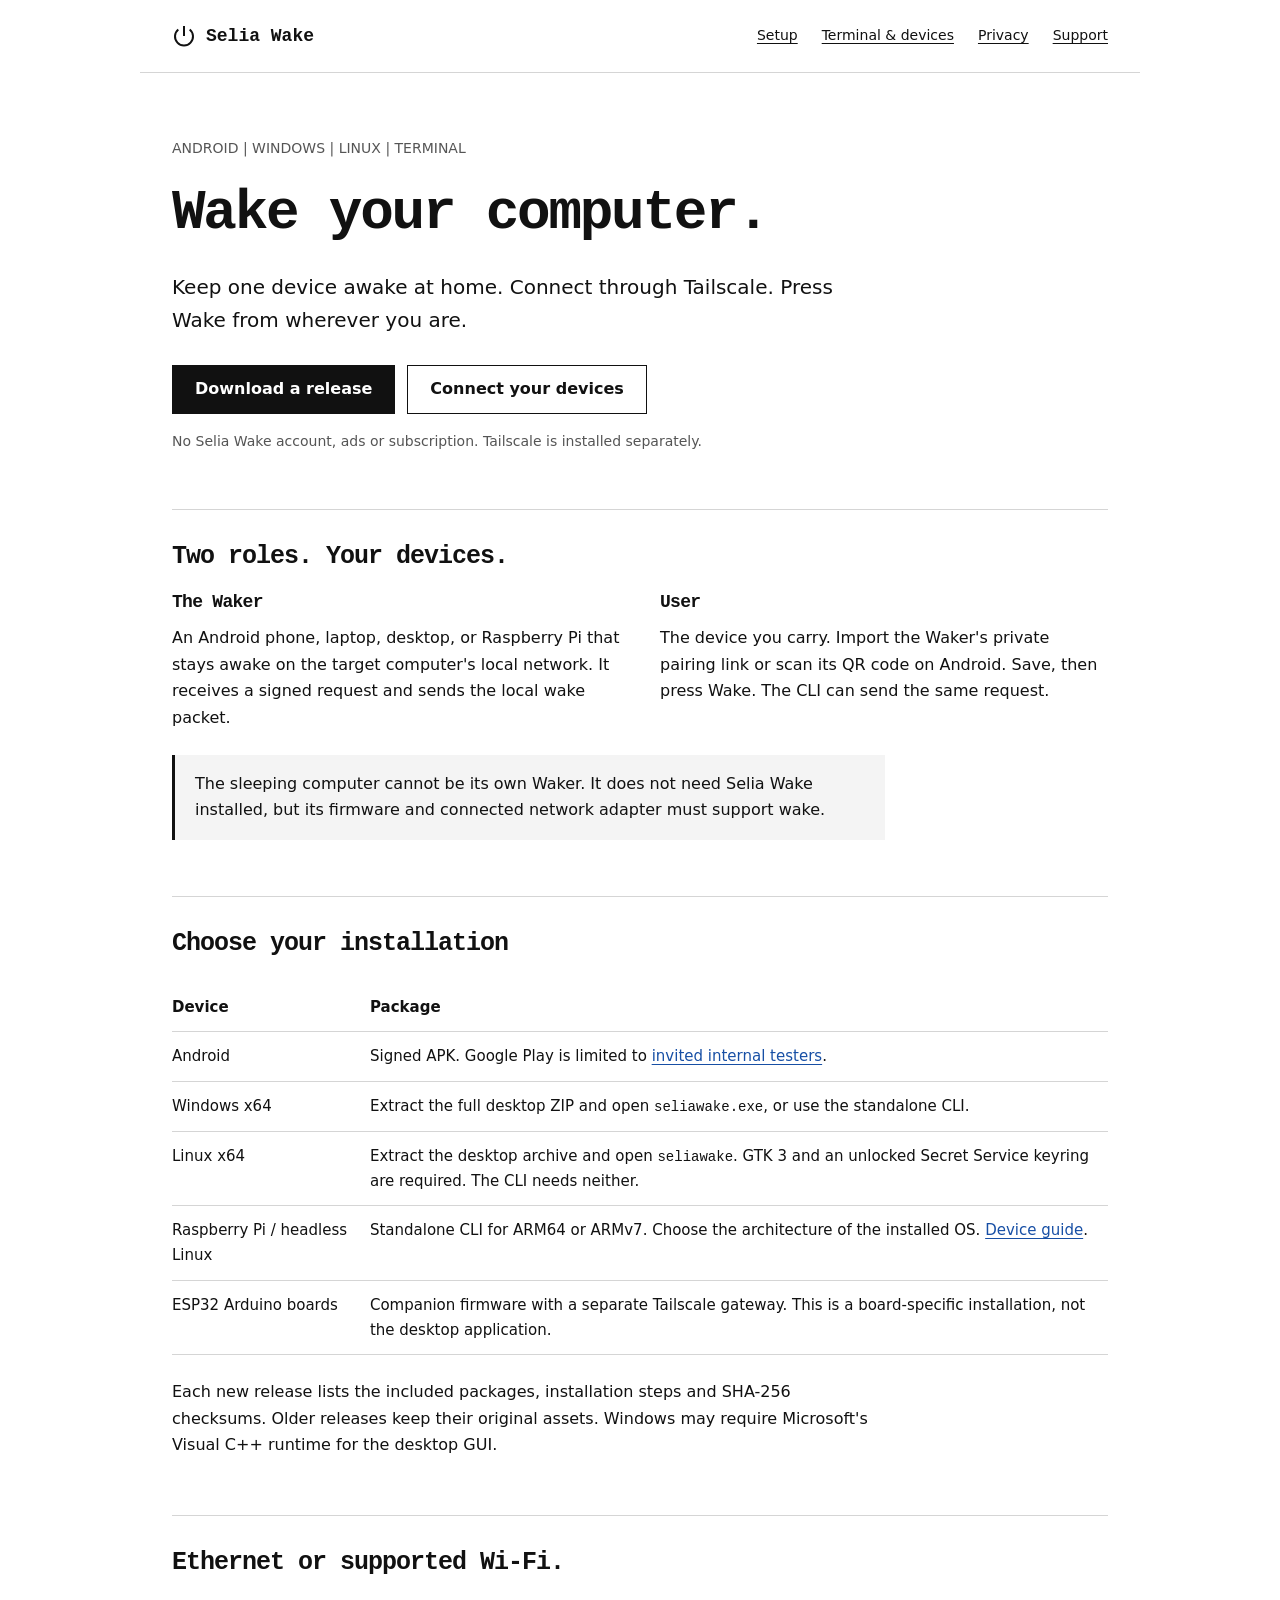
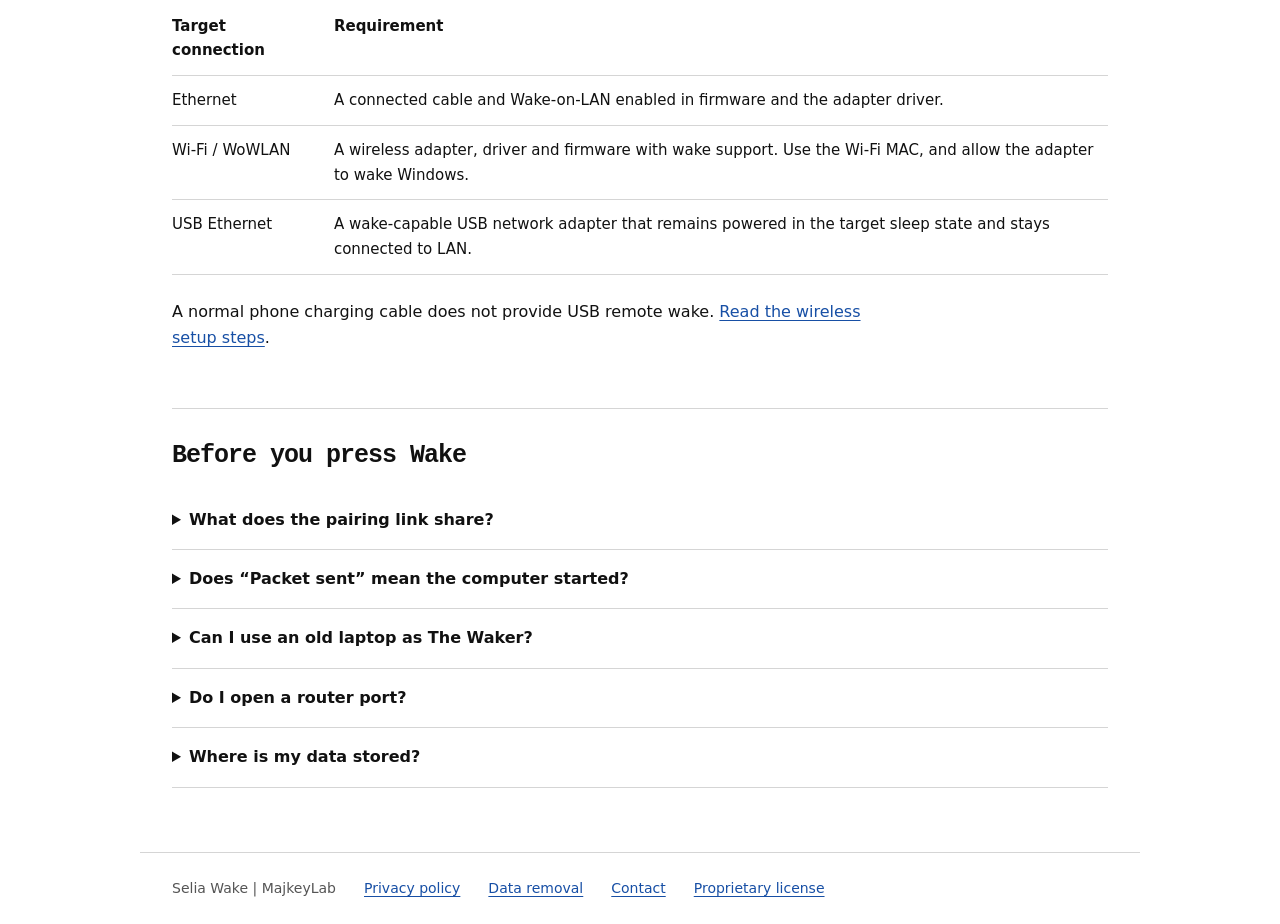
<file: docs/index.html>
<!doctype html>
<html lang="en">
<head>
  <meta charset="utf-8">
  <meta name="viewport" content="width=device-width,initial-scale=1">
  <meta name="description" content="Wake your computer through your own Tailscale devices. Selia Wake for Android, Windows, Linux and the terminal, including Raspberry Pi.">
  <title>Selia Wake | one action to wake your PC</title>
  <link rel="canonical" href="https://majkey25.github.io/selia-wake/">
  <link rel="stylesheet" href="site.css">
</head>
<body>
  <a class="skip" href="#main">Skip to content</a>
  <header><a class="brand" href="index.html"><svg aria-hidden="true" viewBox="0 0 24 24" fill="none" stroke="currentColor" stroke-width="2"><path d="M12 2v10M6.3 5.5a9 9 0 1 0 11.4 0"/></svg>Selia Wake</a><nav aria-label="Main navigation"><a href="setup.html">Setup</a><a href="terminal.html">Terminal &amp; devices</a><a href="privacy.html">Privacy</a><a href="support.html">Support</a></nav></header>
  <main id="main">
    <p class="meta">ANDROID | WINDOWS | LINUX | TERMINAL</p>
    <h1>Wake your computer.</h1>
    <p class="intro">Keep one device awake at home. Connect through Tailscale. Press Wake from wherever you are.</p>
    <div class="actions"><a class="button" href="https://github.com/Majkey25/selia-wake/releases">Download a release</a><a class="button secondary" href="setup.html">Connect your devices</a></div>
    <p class="meta">No Selia Wake account, ads or subscription. Tailscale is installed separately.</p>
    <section aria-labelledby="roles"><h2 id="roles">Two roles. Your devices.</h2><div class="roles">
      <div><h3>The Waker</h3><p>An Android phone, laptop, desktop, or Raspberry Pi that stays awake on the target computer's local network. It receives a signed request and sends the local wake packet.</p></div>
      <div><h3>User</h3><p>The device you carry. Import the Waker's private pairing link or scan its QR code on Android. Save, then press Wake. The CLI can send the same request.</p></div>
    </div><p class="notice">The sleeping computer cannot be its own Waker. It does not need Selia Wake installed, but its firmware and connected network adapter must support wake.</p></section>
    <section aria-labelledby="download"><h2 id="download">Choose your installation</h2>
      <table><thead><tr><th>Device</th><th>Package</th></tr></thead><tbody>
        <tr><td>Android</td><td>Signed APK. Google Play is limited to <a href="https://play.google.com/apps/internaltest/4701187673438012050">invited internal testers</a>.</td></tr>
        <tr><td>Windows x64</td><td>Extract the full desktop ZIP and open <code>seliawake.exe</code>, or use the standalone CLI.</td></tr>
        <tr><td>Linux x64</td><td>Extract the desktop archive and open <code>seliawake</code>. GTK 3 and an unlocked Secret Service keyring are required. The CLI needs neither.</td></tr>
        <tr><td>Raspberry Pi / headless Linux</td><td>Standalone CLI for ARM64 or ARMv7. Choose the architecture of the installed OS. <a href="terminal.html">Device guide</a>.</td></tr>
        <tr><td>ESP32 Arduino boards</td><td>Companion firmware with a separate Tailscale gateway. This is a board-specific installation, not the desktop application.</td></tr>
      </tbody></table>
      <p>Each new release lists the included packages, installation steps and SHA-256 checksums. Older releases keep their original assets. Windows may require Microsoft's Visual C++ runtime for the desktop GUI.</p>
    </section>
    <section aria-labelledby="connections"><h2 id="connections">Ethernet or supported Wi-Fi.</h2>
      <table><thead><tr><th>Target connection</th><th>Requirement</th></tr></thead><tbody>
        <tr><td>Ethernet</td><td>A connected cable and Wake-on-LAN enabled in firmware and the adapter driver.</td></tr>
        <tr><td>Wi-Fi / WoWLAN</td><td>A wireless adapter, driver and firmware with wake support. Use the Wi-Fi MAC, and allow the adapter to wake Windows.</td></tr>
        <tr><td>USB Ethernet</td><td>A wake-capable USB network adapter that remains powered in the target sleep state and stays connected to LAN.</td></tr>
      </tbody></table>
      <p>A normal phone charging cable does not provide USB remote wake. <a href="setup.html#wowlan">Read the wireless setup steps</a>.</p>
    </section>
    <section aria-labelledby="faq"><h2 id="faq">Before you press Wake</h2>
      <details><summary>What does the pairing link share?</summary><p>The Waker's address, name and secret. A QR code contains the same information. Review the name and address, then save. Pairing does not connect Tailscale for you. Share codes only with trusted devices.</p></details>
      <details><summary>Does “Packet sent” mean the computer started?</summary><p>It confirms the Waker's UDP send operation. The app cannot confirm that the target received the packet or booted. Check its state separately.</p></details>
      <details><summary>Can I use an old laptop as The Waker?</summary><p>Yes. Keep it powered, awake and connected to the target LAN. Keep the GUI or CLI relay running. Check the laptop's lid-close and sleep settings. No automatic startup is installed.</p></details>
      <details><summary>Do I open a router port?</summary><p>No. Use Tailscale between your devices. The relay uses TCP 45879 and local UDP 9. Restrict the listener to intended peers with firewall and tailnet rules. Never publish it through router forwarding or Tailscale Funnel.</p></details>
      <details><summary>Where is my data stored?</summary><p>The GUI uses OS secure storage. The CLI and firmware have their own local storage, described in the <a href="privacy.html">privacy policy</a>. Selia Wake has no developer-operated relay or analytics service.</p></details>
    </section>
  </main>
  <footer><p>Selia Wake | MajkeyLab</p><a href="privacy.html">Privacy policy</a><a href="delete-data.html">Data removal</a><a href="support.html">Contact</a><a href="https://github.com/Majkey25/selia-wake/blob/main/LICENSE">Proprietary license</a></footer>
</body>
</html>
</file>
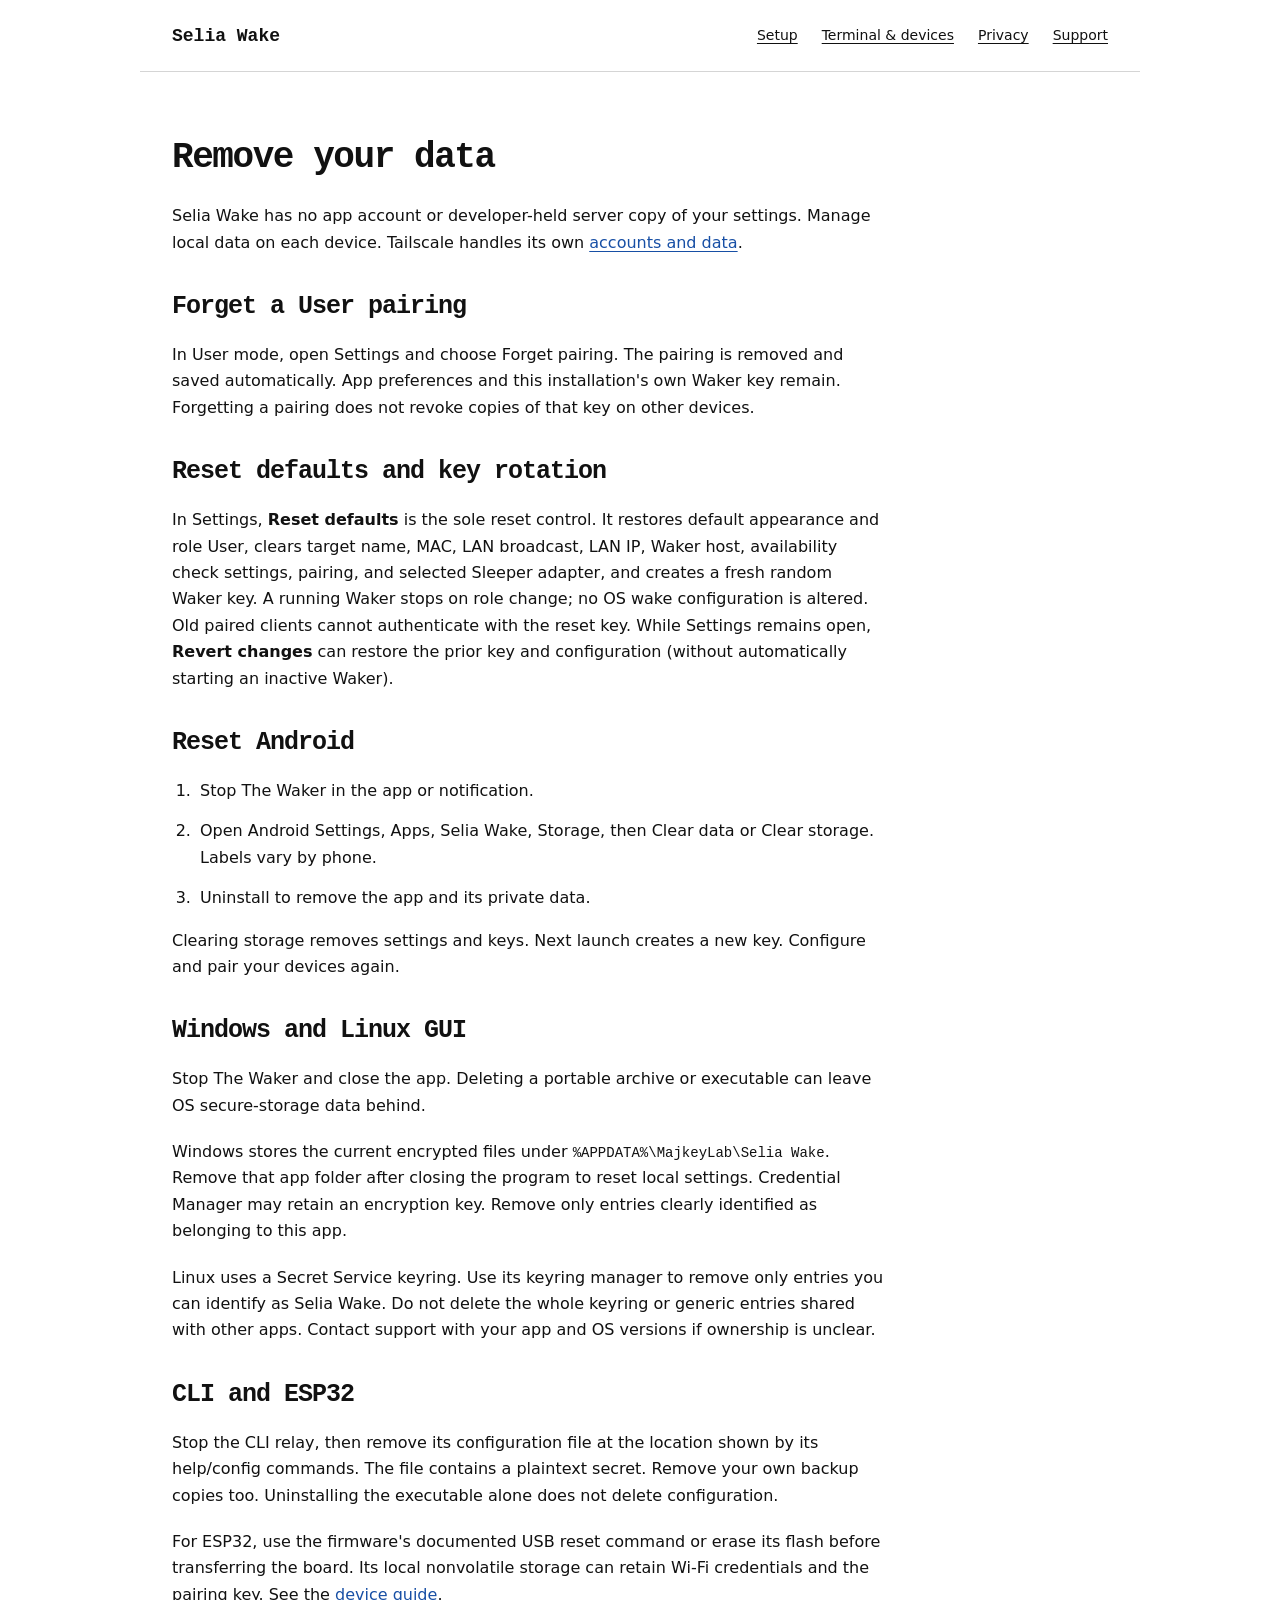
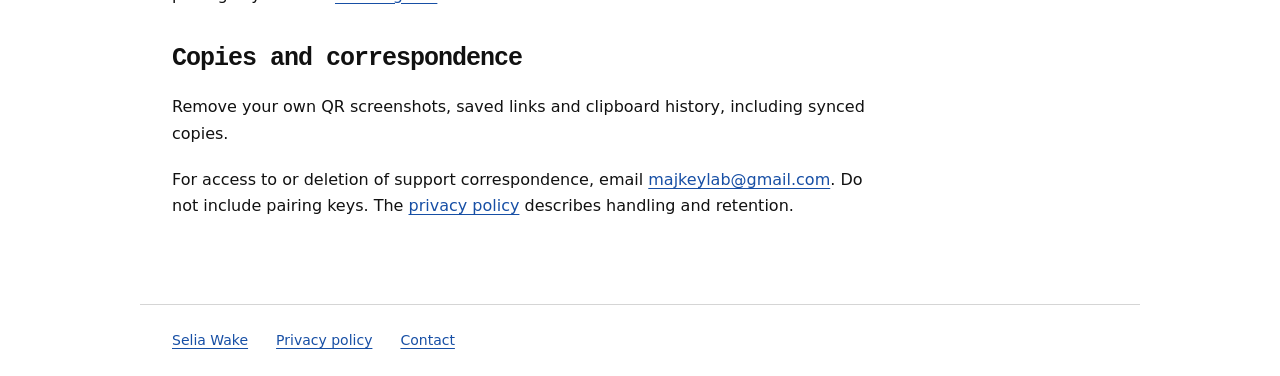
<file: docs/delete-data.html>
<!doctype html>
<html lang="en">
<head><meta charset="utf-8"><meta name="viewport" content="width=device-width,initial-scale=1"><meta name="description" content="Remove Selia Wake pairings, local configuration and support correspondence."><title>Data removal | Selia Wake</title><link rel="stylesheet" href="site.css"></head>
<body>
  <a class="skip" href="#main">Skip to content</a>
  <header><a class="brand" href="index.html">Selia Wake</a><nav aria-label="Main navigation"><a href="setup.html">Setup</a><a href="terminal.html">Terminal &amp; devices</a><a href="privacy.html">Privacy</a><a href="support.html">Support</a></nav></header>
  <main id="main" class="policy">
    <h1>Remove your data</h1><p>Selia Wake has no app account or developer-held server copy of your settings. Manage local data on each device. Tailscale handles its own <a href="https://tailscale.com/contact/support">accounts and data</a>.</p>
    <h2>Forget a User pairing</h2><p>In User mode, open Settings and choose Forget pairing. The pairing is removed and saved automatically. App preferences and this installation's own Waker key remain. Forgetting a pairing does not revoke copies of that key on other devices.</p>
    <h2>Reset defaults and key rotation</h2><p>In Settings, <strong>Reset defaults</strong> is the sole reset control. It restores default appearance and role User, clears target name, MAC, LAN broadcast, LAN IP, Waker host, availability check settings, pairing, and selected Sleeper adapter, and creates a fresh random Waker key. A running Waker stops on role change; no OS wake configuration is altered. Old paired clients cannot authenticate with the reset key. While Settings remains open, <strong>Revert changes</strong> can restore the prior key and configuration (without automatically starting an inactive Waker).</p>
    <h2>Reset Android</h2><ol><li>Stop The Waker in the app or notification.</li><li>Open Android Settings, Apps, Selia Wake, Storage, then Clear data or Clear storage. Labels vary by phone.</li><li>Uninstall to remove the app and its private data.</li></ol><p>Clearing storage removes settings and keys. Next launch creates a new key. Configure and pair your devices again.</p>
    <h2>Windows and Linux GUI</h2><p>Stop The Waker and close the app. Deleting a portable archive or executable can leave OS secure-storage data behind.</p><p>Windows stores the current encrypted files under <code>%APPDATA%\MajkeyLab\Selia Wake</code>. Remove that app folder after closing the program to reset local settings. Credential Manager may retain an encryption key. Remove only entries clearly identified as belonging to this app.</p><p>Linux uses a Secret Service keyring. Use its keyring manager to remove only entries you can identify as Selia Wake. Do not delete the whole keyring or generic entries shared with other apps. Contact support with your app and OS versions if ownership is unclear.</p>
    <h2>CLI and ESP32</h2><p>Stop the CLI relay, then remove its configuration file at the location shown by its help/config commands. The file contains a plaintext secret. Remove your own backup copies too. Uninstalling the executable alone does not delete configuration.</p><p>For ESP32, use the firmware's documented USB reset command or erase its flash before transferring the board. Its local nonvolatile storage can retain Wi-Fi credentials and the pairing key. See the <a href="terminal.html">device guide</a>.</p>
    <h2>Copies and correspondence</h2><p>Remove your own QR screenshots, saved links and clipboard history, including synced copies.</p><p>For access to or deletion of support correspondence, email <a href="mailto:majkeylab@gmail.com">majkeylab@gmail.com</a>. Do not include pairing keys. The <a href="privacy.html">privacy policy</a> describes handling and retention.</p>
  </main>
  <footer><a href="index.html">Selia Wake</a><a href="privacy.html">Privacy policy</a><a href="support.html">Contact</a></footer>
</body>
</html>
</file>
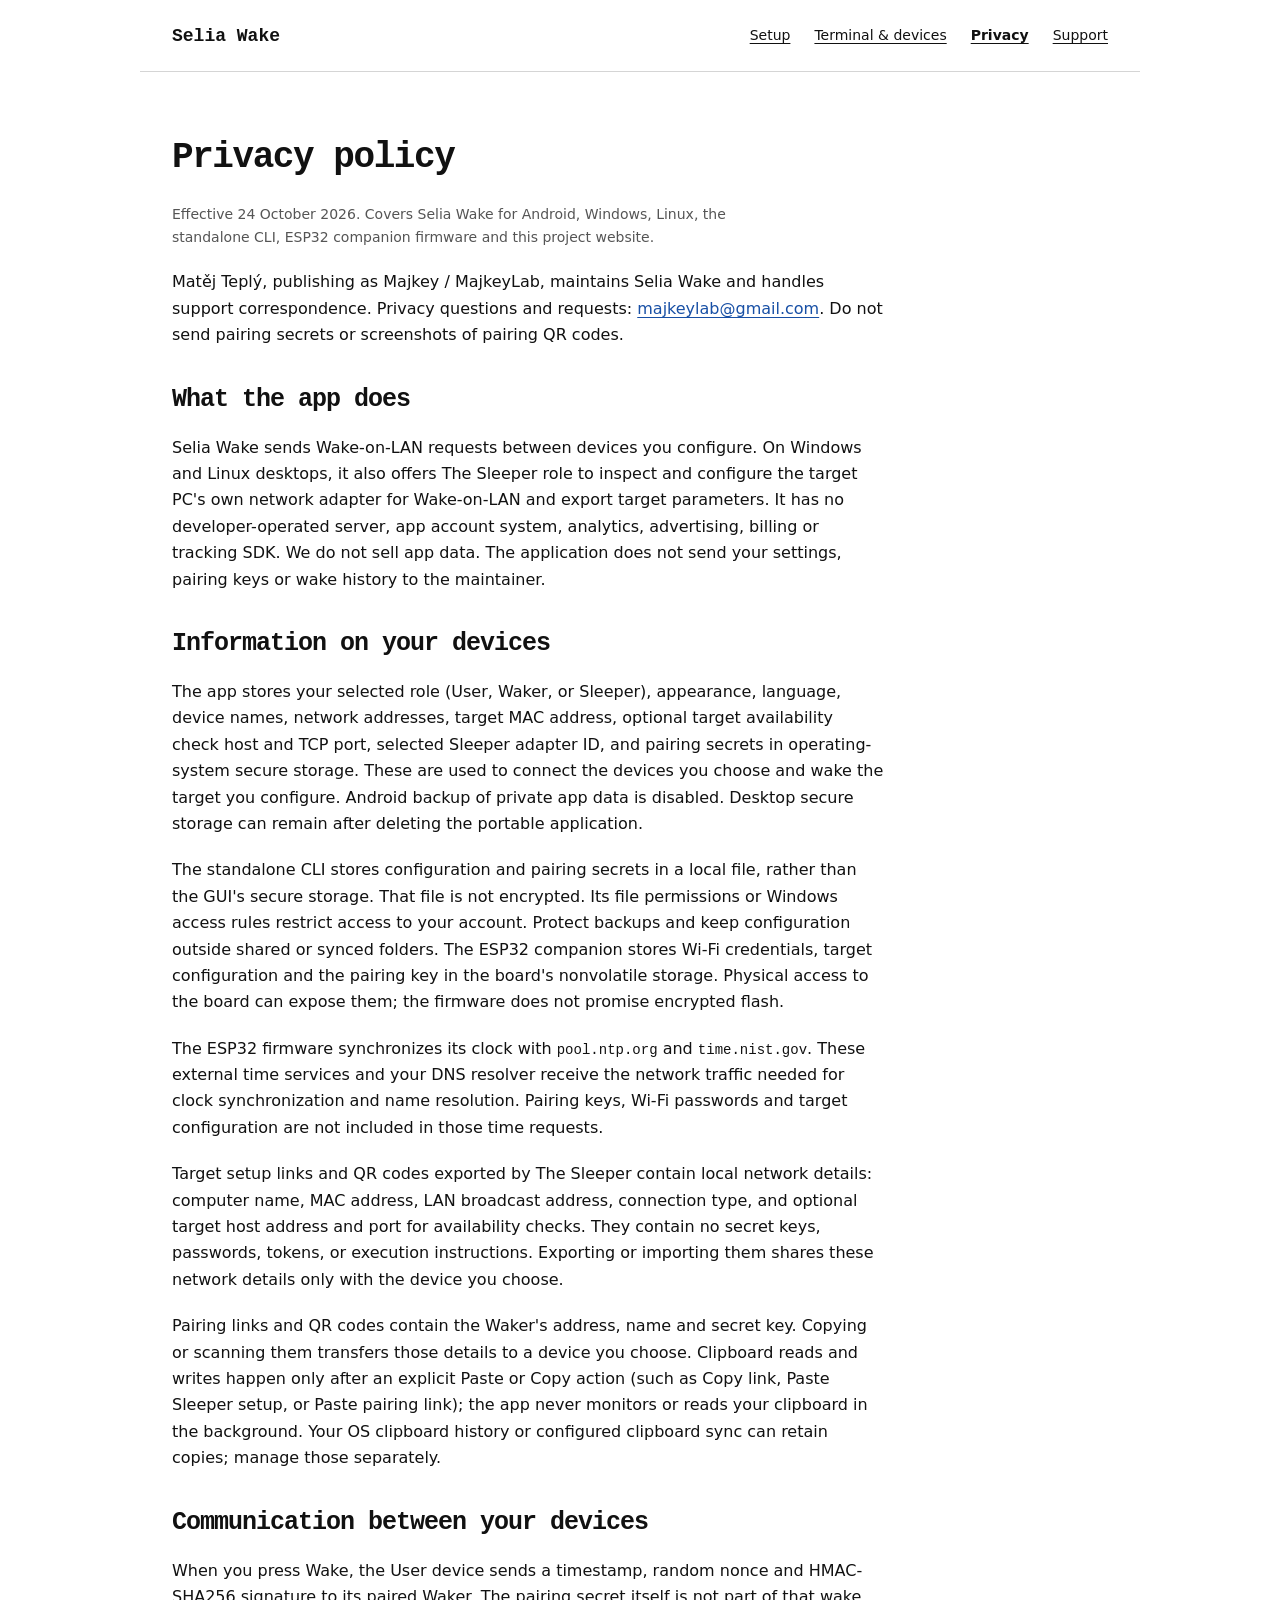
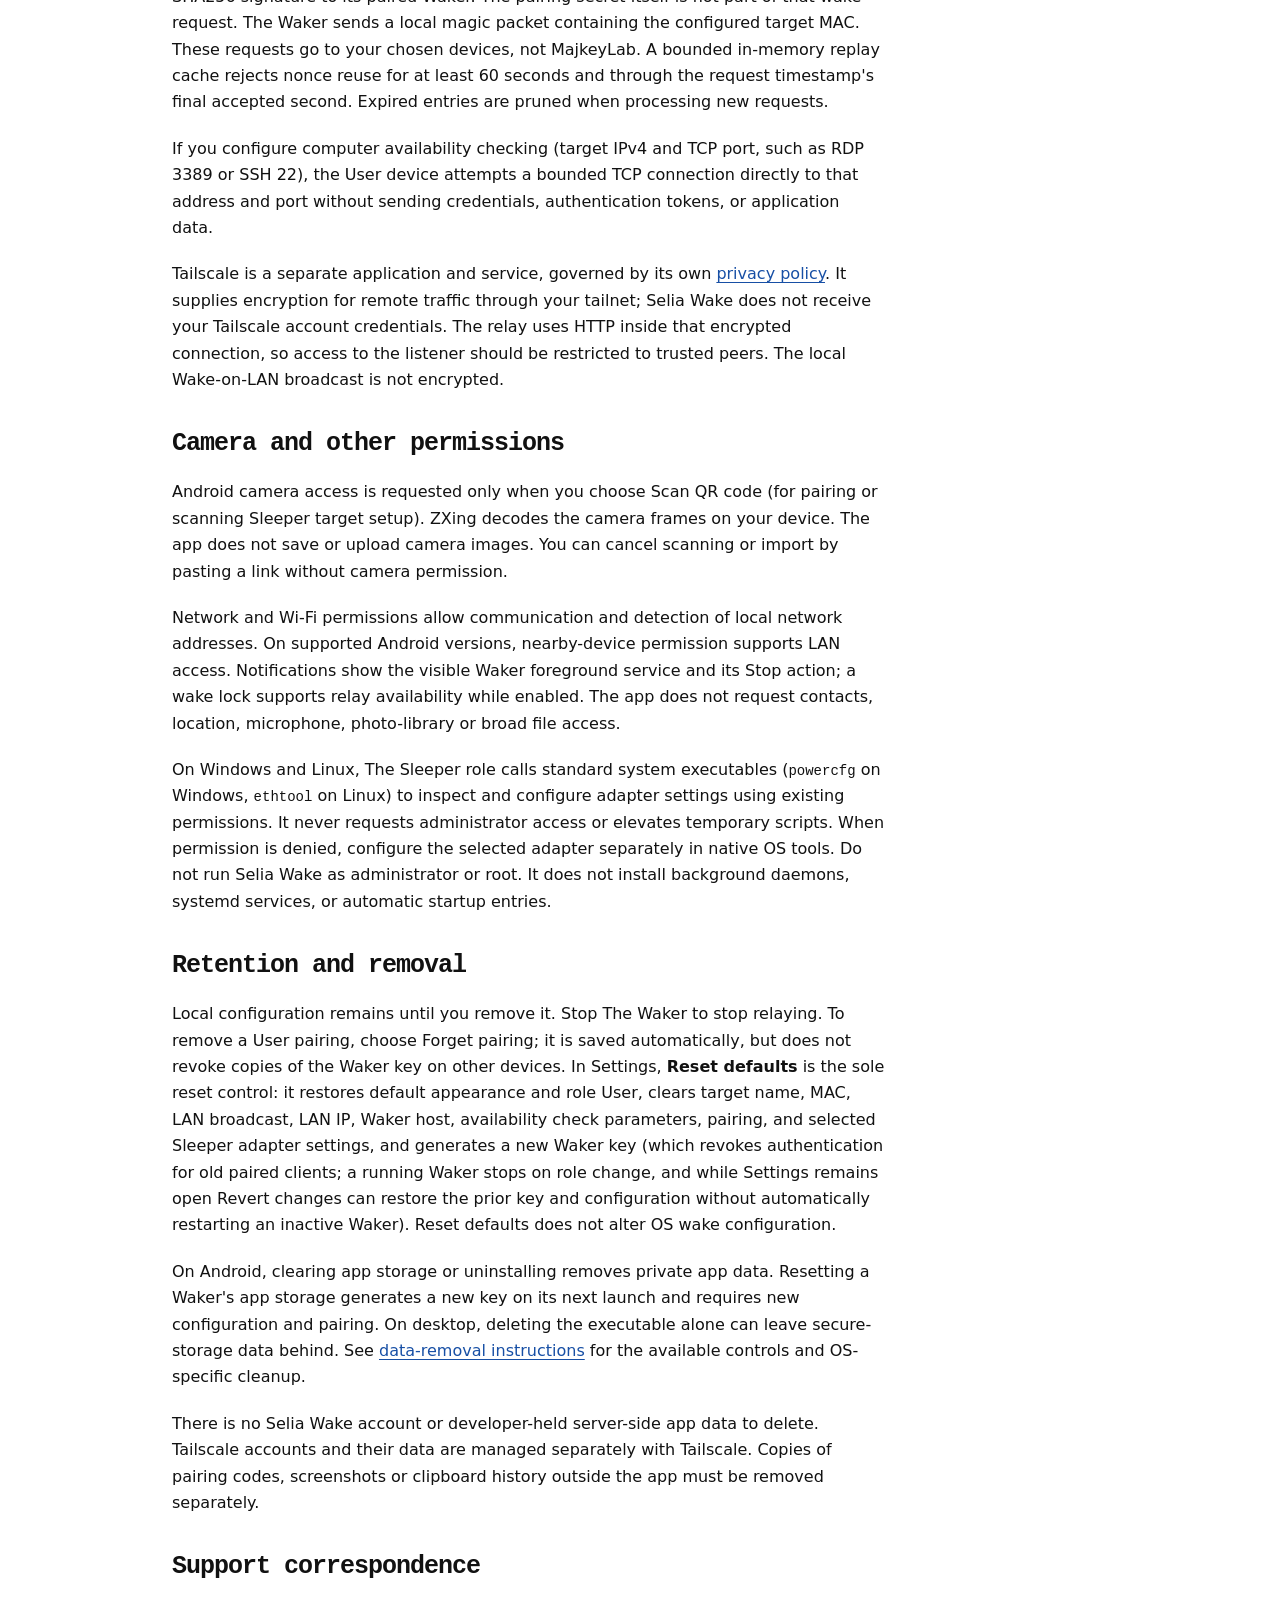
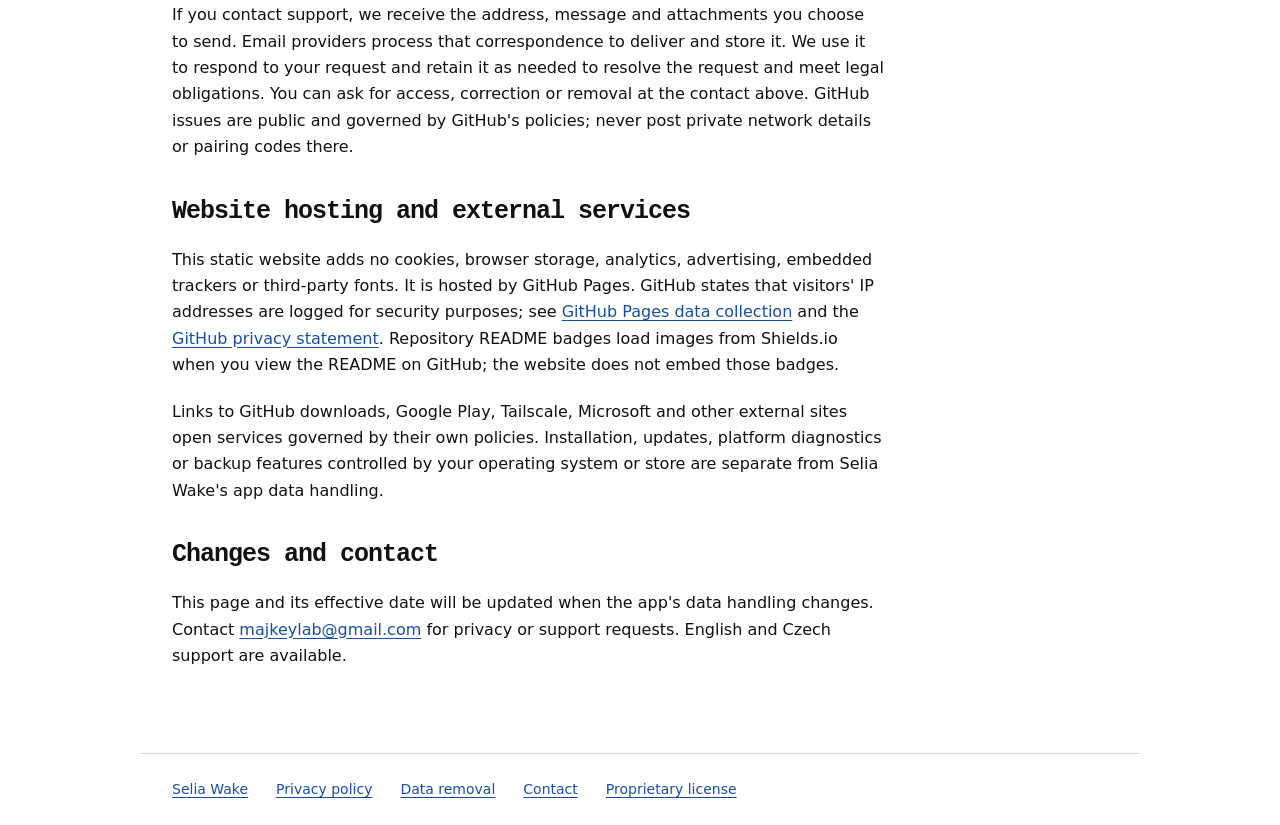
<file: docs/privacy.html>
<!doctype html>
<html lang="en">
<head><meta charset="utf-8"><meta name="viewport" content="width=device-width,initial-scale=1"><meta name="description" content="Privacy policy for Selia Wake and its website: local settings, peer communication, camera permissions, retention, removal and contact."><title>Privacy policy | Selia Wake</title><link rel="stylesheet" href="site.css"></head>
<body>
  <a class="skip" href="#main">Skip to content</a>
  <header><a class="brand" href="index.html">Selia Wake</a><nav aria-label="Main navigation"><a href="setup.html">Setup</a><a href="terminal.html">Terminal &amp; devices</a><a href="privacy.html" aria-current="page">Privacy</a><a href="support.html">Support</a></nav></header>
  <main id="main" class="policy">
    <h1>Privacy policy</h1>
    <p class="meta">Effective 24 October 2026. Covers Selia Wake for Android, Windows, Linux, the standalone CLI, ESP32 companion firmware and this project website.</p>
    <p>Matěj Teplý, publishing as Majkey / MajkeyLab, maintains Selia Wake and handles support correspondence. Privacy questions and requests: <a href="mailto:majkeylab@gmail.com">majkeylab@gmail.com</a>. Do not send pairing secrets or screenshots of pairing QR codes.</p>
    <h2>What the app does</h2>
    <p>Selia Wake sends Wake-on-LAN requests between devices you configure. On Windows and Linux desktops, it also offers The Sleeper role to inspect and configure the target PC's own network adapter for Wake-on-LAN and export target parameters. It has no developer-operated server, app account system, analytics, advertising, billing or tracking SDK. We do not sell app data. The application does not send your settings, pairing keys or wake history to the maintainer.</p>
    <h2>Information on your devices</h2>
    <p>The app stores your selected role (User, Waker, or Sleeper), appearance, language, device names, network addresses, target MAC address, optional target availability check host and TCP port, selected Sleeper adapter ID, and pairing secrets in operating-system secure storage. These are used to connect the devices you choose and wake the target you configure. Android backup of private app data is disabled. Desktop secure storage can remain after deleting the portable application.</p>
    <p>The standalone CLI stores configuration and pairing secrets in a local file, rather than the GUI's secure storage. That file is not encrypted. Its file permissions or Windows access rules restrict access to your account. Protect backups and keep configuration outside shared or synced folders. The ESP32 companion stores Wi-Fi credentials, target configuration and the pairing key in the board's nonvolatile storage. Physical access to the board can expose them; the firmware does not promise encrypted flash.</p>
    <p>The ESP32 firmware synchronizes its clock with <code>pool.ntp.org</code> and <code>time.nist.gov</code>. These external time services and your DNS resolver receive the network traffic needed for clock synchronization and name resolution. Pairing keys, Wi-Fi passwords and target configuration are not included in those time requests.</p>
    <p>Target setup links and QR codes exported by The Sleeper contain local network details: computer name, MAC address, LAN broadcast address, connection type, and optional target host address and port for availability checks. They contain no secret keys, passwords, tokens, or execution instructions. Exporting or importing them shares these network details only with the device you choose.</p>
    <p>Pairing links and QR codes contain the Waker's address, name and secret key. Copying or scanning them transfers those details to a device you choose. Clipboard reads and writes happen only after an explicit Paste or Copy action (such as Copy link, Paste Sleeper setup, or Paste pairing link); the app never monitors or reads your clipboard in the background. Your OS clipboard history or configured clipboard sync can retain copies; manage those separately.</p>
    <h2>Communication between your devices</h2>
    <p>When you press Wake, the User device sends a timestamp, random nonce and HMAC-SHA256 signature to its paired Waker. The pairing secret itself is not part of that wake request. The Waker sends a local magic packet containing the configured target MAC. These requests go to your chosen devices, not MajkeyLab. A bounded in-memory replay cache rejects nonce reuse for at least 60 seconds and through the request timestamp's final accepted second. Expired entries are pruned when processing new requests.</p>
    <p>If you configure computer availability checking (target IPv4 and TCP port, such as RDP 3389 or SSH 22), the User device attempts a bounded TCP connection directly to that address and port without sending credentials, authentication tokens, or application data.</p>
    <p>Tailscale is a separate application and service, governed by its own <a href="https://tailscale.com/privacy-policy">privacy policy</a>. It supplies encryption for remote traffic through your tailnet; Selia Wake does not receive your Tailscale account credentials. The relay uses HTTP inside that encrypted connection, so access to the listener should be restricted to trusted peers. The local Wake-on-LAN broadcast is not encrypted.</p>
    <h2>Camera and other permissions</h2>
    <p>Android camera access is requested only when you choose Scan QR code (for pairing or scanning Sleeper target setup). ZXing decodes the camera frames on your device. The app does not save or upload camera images. You can cancel scanning or import by pasting a link without camera permission.</p>
    <p>Network and Wi-Fi permissions allow communication and detection of local network addresses. On supported Android versions, nearby-device permission supports LAN access. Notifications show the visible Waker foreground service and its Stop action; a wake lock supports relay availability while enabled. The app does not request contacts, location, microphone, photo-library or broad file access.</p>
    <p>On Windows and Linux, The Sleeper role calls standard system executables (<code>powercfg</code> on Windows, <code>ethtool</code> on Linux) to inspect and configure adapter settings using existing permissions. It never requests administrator access or elevates temporary scripts. When permission is denied, configure the selected adapter separately in native OS tools. Do not run Selia Wake as administrator or root. It does not install background daemons, systemd services, or automatic startup entries.</p>
    <h2 id="deletion">Retention and removal</h2>
    <p>Local configuration remains until you remove it. Stop The Waker to stop relaying. To remove a User pairing, choose Forget pairing; it is saved automatically, but does not revoke copies of the Waker key on other devices. In Settings, <strong>Reset defaults</strong> is the sole reset control: it restores default appearance and role User, clears target name, MAC, LAN broadcast, LAN IP, Waker host, availability check parameters, pairing, and selected Sleeper adapter settings, and generates a new Waker key (which revokes authentication for old paired clients; a running Waker stops on role change, and while Settings remains open Revert changes can restore the prior key and configuration without automatically restarting an inactive Waker). Reset defaults does not alter OS wake configuration.</p>
    <p>On Android, clearing app storage or uninstalling removes private app data. Resetting a Waker's app storage generates a new key on its next launch and requires new configuration and pairing. On desktop, deleting the executable alone can leave secure-storage data behind. See <a href="delete-data.html">data-removal instructions</a> for the available controls and OS-specific cleanup.</p>
    <p>There is no Selia Wake account or developer-held server-side app data to delete. Tailscale accounts and their data are managed separately with Tailscale. Copies of pairing codes, screenshots or clipboard history outside the app must be removed separately.</p>
    <h2>Support correspondence</h2>
    <p>If you contact support, we receive the address, message and attachments you choose to send. Email providers process that correspondence to deliver and store it. We use it to respond to your request and retain it as needed to resolve the request and meet legal obligations. You can ask for access, correction or removal at the contact above. GitHub issues are public and governed by GitHub's policies; never post private network details or pairing codes there.</p>
    <h2>Website hosting and external services</h2>
    <p>This static website adds no cookies, browser storage, analytics, advertising, embedded trackers or third-party fonts. It is hosted by GitHub Pages. GitHub states that visitors' IP addresses are logged for security purposes; see <a href="https://docs.github.com/en/pages/getting-started-with-github-pages/what-is-github-pages#data-collection">GitHub Pages data collection</a> and the <a href="https://docs.github.com/en/site-policy/privacy-policies/github-general-privacy-statement">GitHub privacy statement</a>. Repository README badges load images from Shields.io when you view the README on GitHub; the website does not embed those badges.</p>
    <p>Links to GitHub downloads, Google Play, Tailscale, Microsoft and other external sites open services governed by their own policies. Installation, updates, platform diagnostics or backup features controlled by your operating system or store are separate from Selia Wake's app data handling.</p>
    <h2>Changes and contact</h2>
    <p>This page and its effective date will be updated when the app's data handling changes. Contact <a href="mailto:majkeylab@gmail.com">majkeylab@gmail.com</a> for privacy or support requests. English and Czech support are available.</p>
  </main>
  <footer><a href="index.html">Selia Wake</a><a href="privacy.html" aria-current="page">Privacy policy</a><a href="delete-data.html">Data removal</a><a href="support.html">Contact</a><a href="https://github.com/Majkey25/selia-wake/blob/main/LICENSE">Proprietary license</a></footer>
</body>
</html>
</file>
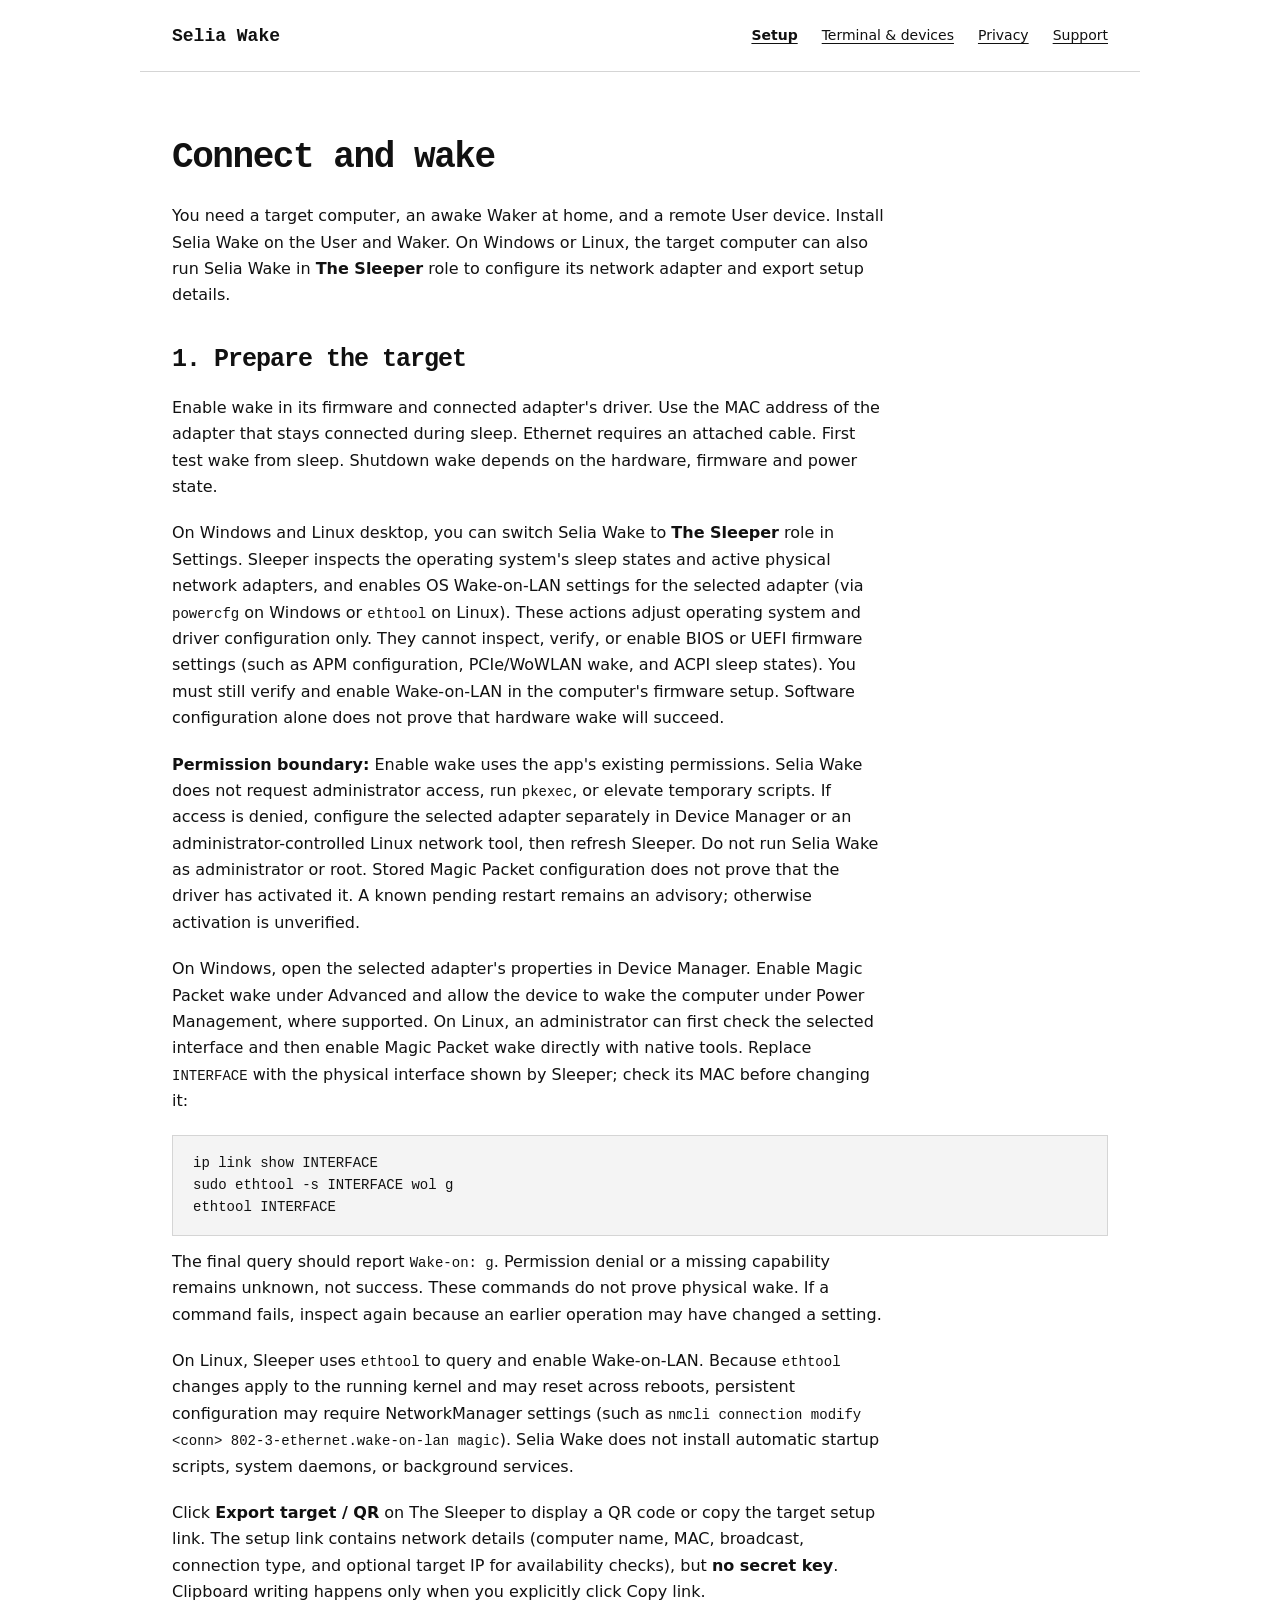
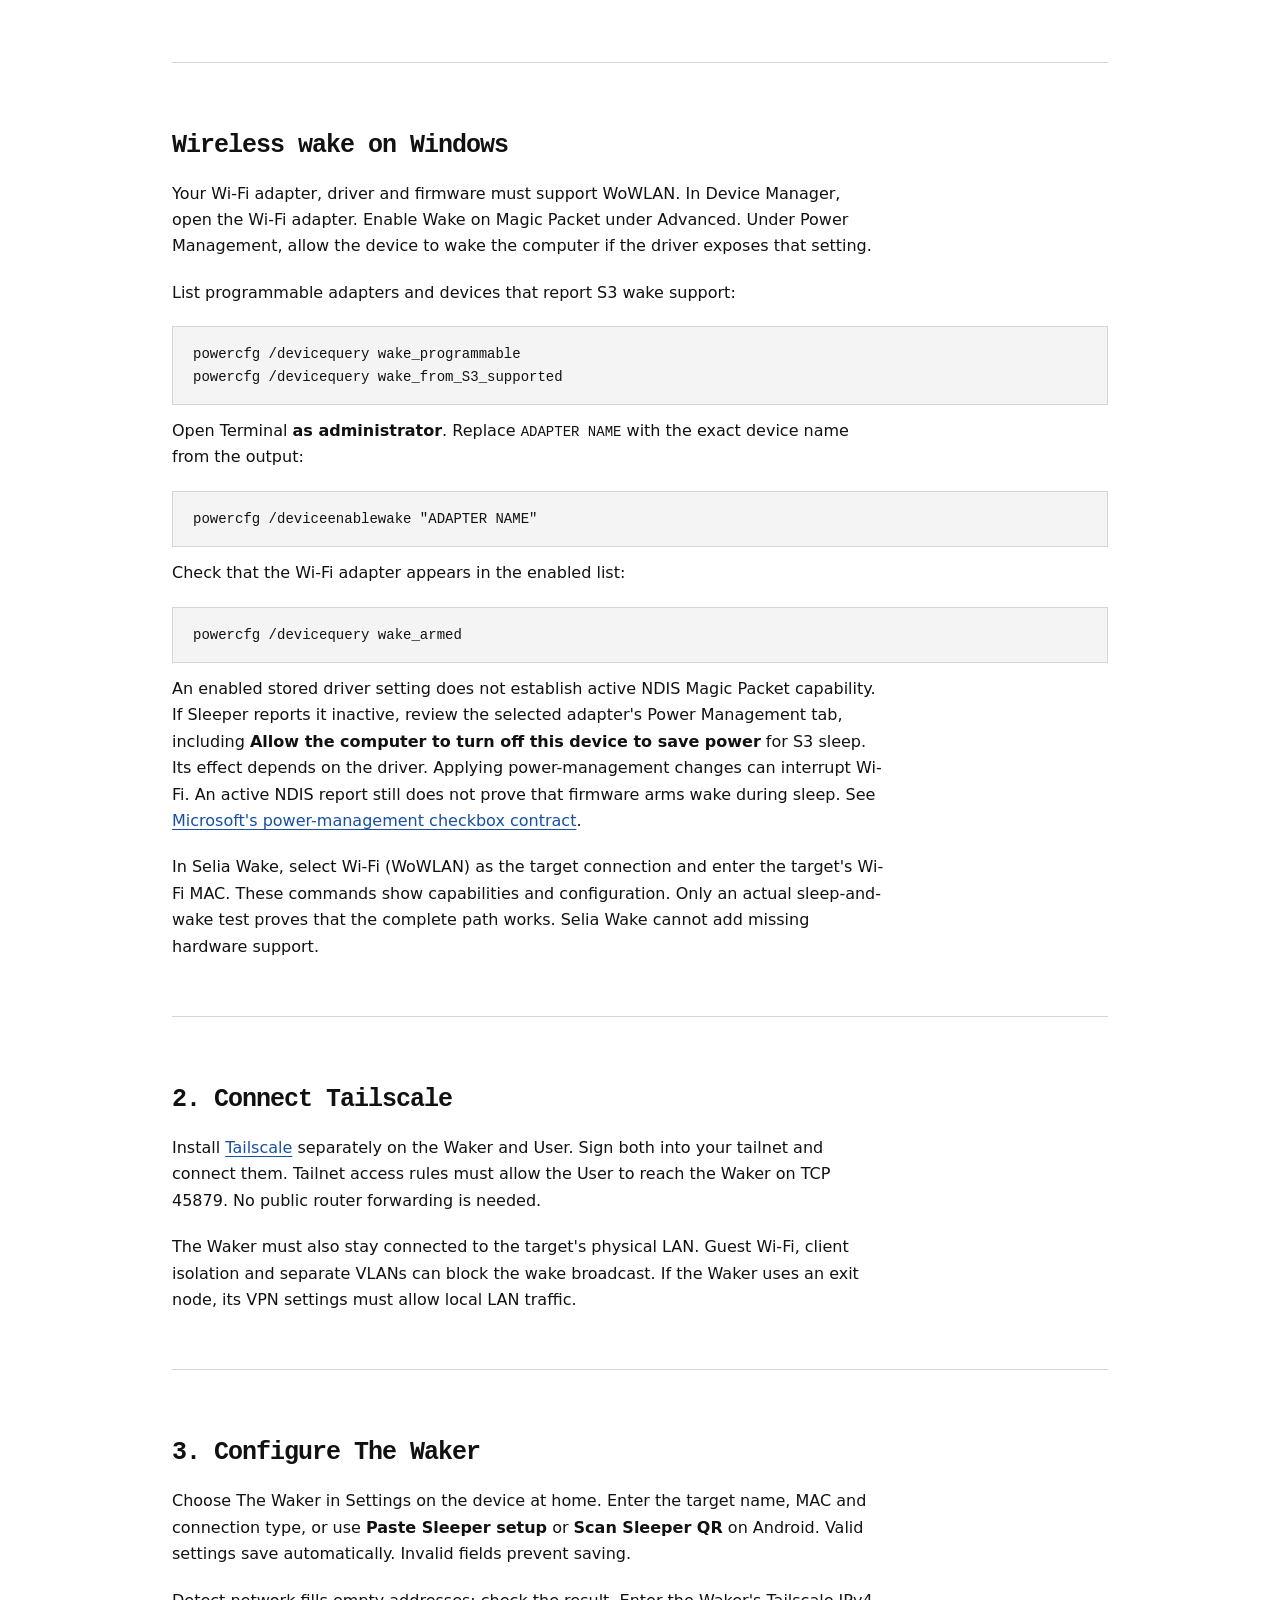
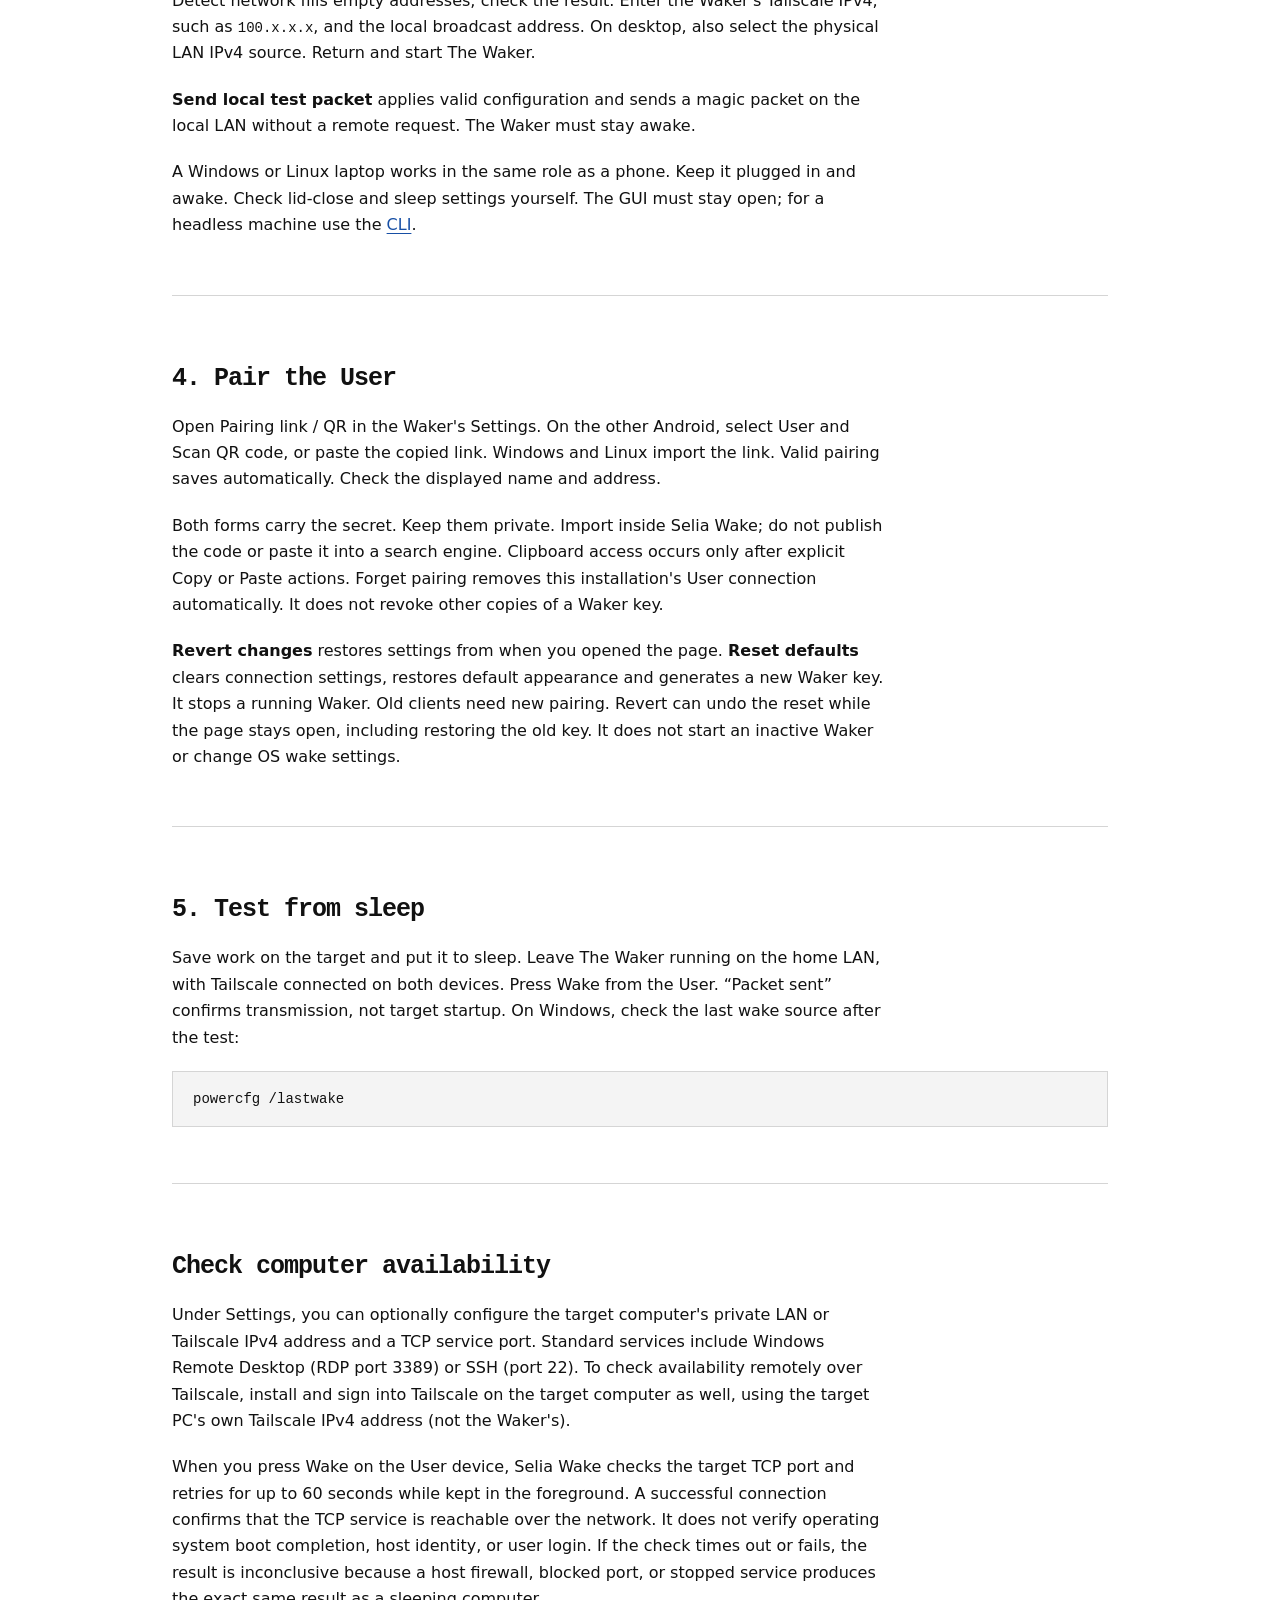
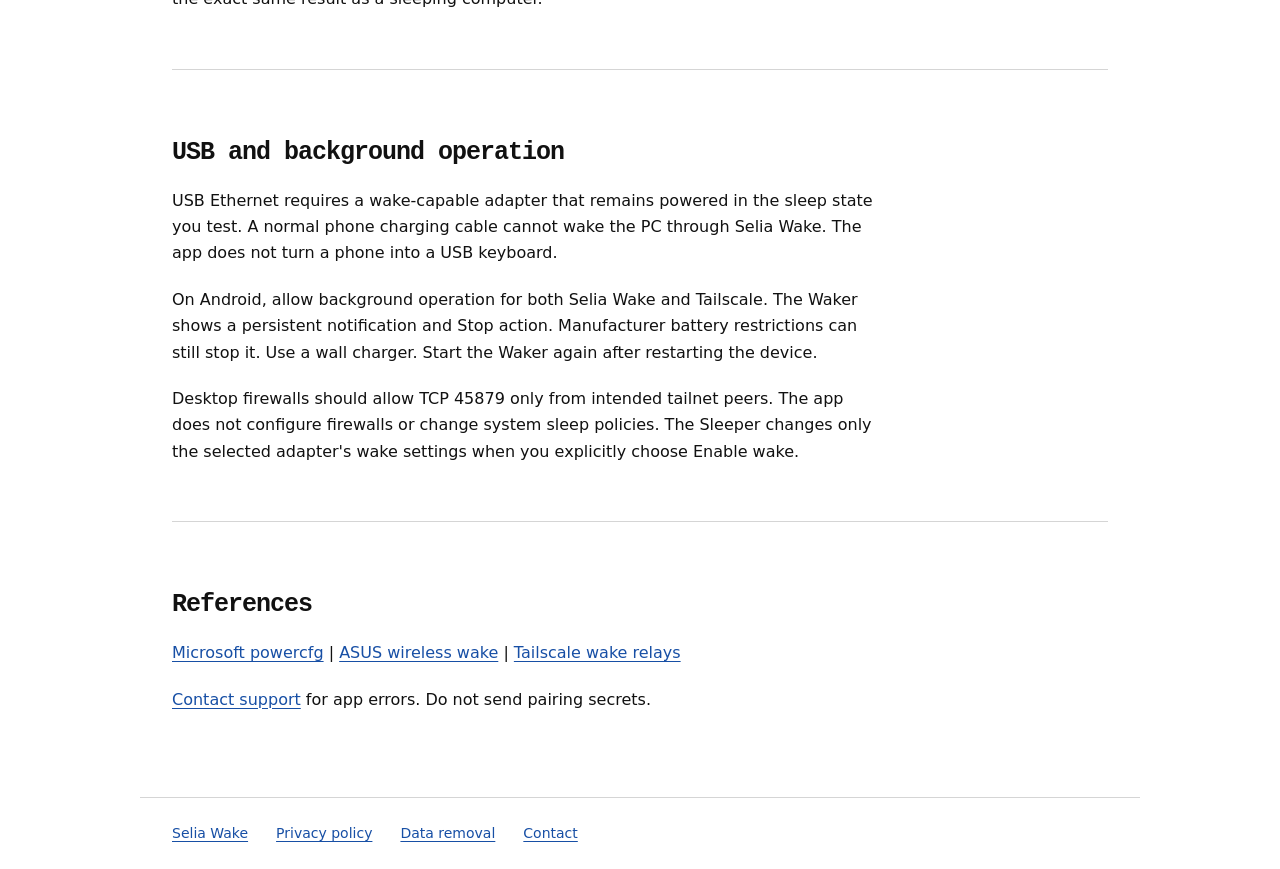
<file: docs/setup.html>
<!doctype html>
<html lang="en">
<head><meta charset="utf-8"><meta name="viewport" content="width=device-width,initial-scale=1"><meta name="description" content="Connect Selia Wake through Tailscale and configure Ethernet, Wi-Fi WoWLAN or USB Ethernet wake."><title>Setup | Selia Wake</title><link rel="stylesheet" href="site.css"></head>
<body>
  <a class="skip" href="#main">Skip to content</a>
  <header><a class="brand" href="index.html">Selia Wake</a><nav aria-label="Main navigation"><a href="setup.html" aria-current="page">Setup</a><a href="terminal.html">Terminal &amp; devices</a><a href="privacy.html">Privacy</a><a href="support.html">Support</a></nav></header>
  <main id="main" class="policy">
    <h1>Connect and wake</h1>
    <p>You need a target computer, an awake Waker at home, and a remote User device. Install Selia Wake on the User and Waker. On Windows or Linux, the target computer can also run Selia Wake in <strong>The Sleeper</strong> role to configure its network adapter and export setup details.</p>
    <h2>1. Prepare the target</h2>
    <p>Enable wake in its firmware and connected adapter's driver. Use the MAC address of the adapter that stays connected during sleep. Ethernet requires an attached cable. First test wake from sleep. Shutdown wake depends on the hardware, firmware and power state.</p>
    <p>On Windows and Linux desktop, you can switch Selia Wake to <strong>The Sleeper</strong> role in Settings. Sleeper inspects the operating system's sleep states and active physical network adapters, and enables OS Wake-on-LAN settings for the selected adapter (via <code>powercfg</code> on Windows or <code>ethtool</code> on Linux). These actions adjust operating system and driver configuration only. They cannot inspect, verify, or enable BIOS or UEFI firmware settings (such as APM configuration, PCIe/WoWLAN wake, and ACPI sleep states). You must still verify and enable Wake-on-LAN in the computer's firmware setup. Software configuration alone does not prove that hardware wake will succeed.</p>
    <p><strong>Permission boundary:</strong> Enable wake uses the app's existing permissions. Selia Wake does not request administrator access, run <code>pkexec</code>, or elevate temporary scripts. If access is denied, configure the selected adapter separately in Device Manager or an administrator-controlled Linux network tool, then refresh Sleeper. Do not run Selia Wake as administrator or root. Stored Magic Packet configuration does not prove that the driver has activated it. A known pending restart remains an advisory; otherwise activation is unverified.</p>
    <p>On Windows, open the selected adapter's properties in Device Manager. Enable Magic Packet wake under Advanced and allow the device to wake the computer under Power Management, where supported. On Linux, an administrator can first check the selected interface and then enable Magic Packet wake directly with native tools. Replace <code>INTERFACE</code> with the physical interface shown by Sleeper; check its MAC before changing it:</p>
    <pre><code>ip link show INTERFACE
sudo ethtool -s INTERFACE wol g
ethtool INTERFACE</code></pre>
    <p>The final query should report <code>Wake-on: g</code>. Permission denial or a missing capability remains unknown, not success. These commands do not prove physical wake. If a command fails, inspect again because an earlier operation may have changed a setting.</p>
    <p>On Linux, Sleeper uses <code>ethtool</code> to query and enable Wake-on-LAN. Because <code>ethtool</code> changes apply to the running kernel and may reset across reboots, persistent configuration may require NetworkManager settings (such as <code>nmcli connection modify &lt;conn&gt; 802-3-ethernet.wake-on-lan magic</code>). Selia Wake does not install automatic startup scripts, system daemons, or background services.</p>
    <p>Click <strong>Export target / QR</strong> on The Sleeper to display a QR code or copy the target setup link. The setup link contains network details (computer name, MAC, broadcast, connection type, and optional target IP for availability checks), but <strong>no secret key</strong>. Clipboard writing happens only when you explicitly click Copy link.</p>
    <section id="wowlan" aria-labelledby="wireless"><h2 id="wireless">Wireless wake on Windows</h2>
      <p>Your Wi-Fi adapter, driver and firmware must support WoWLAN. In Device Manager, open the Wi-Fi adapter. Enable Wake on Magic Packet under Advanced. Under Power Management, allow the device to wake the computer if the driver exposes that setting.</p>
      <p>List programmable adapters and devices that report S3 wake support:</p>
      <pre><code>powercfg /devicequery wake_programmable
powercfg /devicequery wake_from_S3_supported</code></pre>
      <p>Open Terminal <strong>as administrator</strong>. Replace <code>ADAPTER NAME</code> with the exact device name from the output:</p>
      <pre><code>powercfg /deviceenablewake "ADAPTER NAME"</code></pre>
      <p>Check that the Wi-Fi adapter appears in the enabled list:</p><pre><code>powercfg /devicequery wake_armed</code></pre>
      <p>An enabled stored driver setting does not establish active NDIS Magic Packet capability. If Sleeper reports it inactive, review the selected adapter's Power Management tab, including <strong>Allow the computer to turn off this device to save power</strong> for S3 sleep. Its effect depends on the driver. Applying power-management changes can interrupt Wi-Fi. An active NDIS report still does not prove that firmware arms wake during sleep. See <a href="https://learn.microsoft.com/en-us/windows-hardware/drivers/kernel/wmi-and-the-power-management-tab">Microsoft's power-management checkbox contract</a>.</p>
      <p>In Selia Wake, select Wi-Fi (WoWLAN) as the target connection and enter the target's Wi-Fi MAC. These commands show capabilities and configuration. Only an actual sleep-and-wake test proves that the complete path works. Selia Wake cannot add missing hardware support.</p>
    </section>
    <section aria-labelledby="tailscale"><h2 id="tailscale">2. Connect Tailscale</h2><p>Install <a href="https://tailscale.com/download">Tailscale</a> separately on the Waker and User. Sign both into your tailnet and connect them. Tailnet access rules must allow the User to reach the Waker on TCP 45879. No public router forwarding is needed.</p><p>The Waker must also stay connected to the target's physical LAN. Guest Wi-Fi, client isolation and separate VLANs can block the wake broadcast. If the Waker uses an exit node, its VPN settings must allow local LAN traffic.</p></section>
    <section aria-labelledby="waker"><h2 id="waker">3. Configure The Waker</h2><p>Choose The Waker in Settings on the device at home. Enter the target name, MAC and connection type, or use <strong>Paste Sleeper setup</strong> or <strong>Scan Sleeper QR</strong> on Android. Valid settings save automatically. Invalid fields prevent saving.</p><p>Detect network fills empty addresses; check the result. Enter the Waker's Tailscale IPv4, such as <code>100.x.x.x</code>, and the local broadcast address. On desktop, also select the physical LAN IPv4 source. Return and start The Waker.</p><p><strong>Send local test packet</strong> applies valid configuration and sends a magic packet on the local LAN without a remote request. The Waker must stay awake.</p><p>A Windows or Linux laptop works in the same role as a phone. Keep it plugged in and awake. Check lid-close and sleep settings yourself. The GUI must stay open; for a headless machine use the <a href="terminal.html">CLI</a>.</p></section>
    <section aria-labelledby="pair"><h2 id="pair">4. Pair the User</h2><p>Open Pairing link / QR in the Waker's Settings. On the other Android, select User and Scan QR code, or paste the copied link. Windows and Linux import the link. Valid pairing saves automatically. Check the displayed name and address.</p><p>Both forms carry the secret. Keep them private. Import inside Selia Wake; do not publish the code or paste it into a search engine. Clipboard access occurs only after explicit Copy or Paste actions. Forget pairing removes this installation's User connection automatically. It does not revoke other copies of a Waker key.</p><p><strong>Revert changes</strong> restores settings from when you opened the page. <strong>Reset defaults</strong> clears connection settings, restores default appearance and generates a new Waker key. It stops a running Waker. Old clients need new pairing. Revert can undo the reset while the page stays open, including restoring the old key. It does not start an inactive Waker or change OS wake settings.</p></section>
    <section aria-labelledby="wake"><h2 id="wake">5. Test from sleep</h2><p>Save work on the target and put it to sleep. Leave The Waker running on the home LAN, with Tailscale connected on both devices. Press Wake from the User. “Packet sent” confirms transmission, not target startup. On Windows, check the last wake source after the test:</p><pre><code>powercfg /lastwake</code></pre></section>
    <section aria-labelledby="availability"><h2 id="availability">Check computer availability</h2>
      <p>Under Settings, you can optionally configure the target computer's private LAN or Tailscale IPv4 address and a TCP service port. Standard services include Windows Remote Desktop (RDP port 3389) or SSH (port 22). To check availability remotely over Tailscale, install and sign into Tailscale on the target computer as well, using the target PC's own Tailscale IPv4 address (not the Waker's).</p>
      <p>When you press Wake on the User device, Selia Wake checks the target TCP port and retries for up to 60 seconds while kept in the foreground. A successful connection confirms that the TCP service is reachable over the network. It does not verify operating system boot completion, host identity, or user login. If the check times out or fails, the result is inconclusive because a host firewall, blocked port, or stopped service produces the exact same result as a sleeping computer.</p>
    </section>
    <section aria-labelledby="usb"><h2 id="usb">USB and background operation</h2><p>USB Ethernet requires a wake-capable adapter that remains powered in the sleep state you test. A normal phone charging cable cannot wake the PC through Selia Wake. The app does not turn a phone into a USB keyboard.</p><p>On Android, allow background operation for both Selia Wake and Tailscale. The Waker shows a persistent notification and Stop action. Manufacturer battery restrictions can still stop it. Use a wall charger. Start the Waker again after restarting the device.</p><p>Desktop firewalls should allow TCP 45879 only from intended tailnet peers. The app does not configure firewalls or change system sleep policies. The Sleeper changes only the selected adapter's wake settings when you explicitly choose Enable wake.</p></section>
    <section><h2>References</h2><p><a href="https://learn.microsoft.com/en-us/windows-hardware/design/device-experiences/powercfg-command-line-options">Microsoft powercfg</a> | <a href="https://www.asus.com/us/support/faq/1052580/">ASUS wireless wake</a> | <a href="https://tailscale.com/blog/wake-on-lan-tailscale-upsnap">Tailscale wake relays</a></p><p><a href="support.html">Contact support</a> for app errors. Do not send pairing secrets.</p></section>
  </main>
  <footer><a href="index.html">Selia Wake</a><a href="privacy.html">Privacy policy</a><a href="delete-data.html">Data removal</a><a href="support.html">Contact</a></footer>
</body>
</html>
</file>
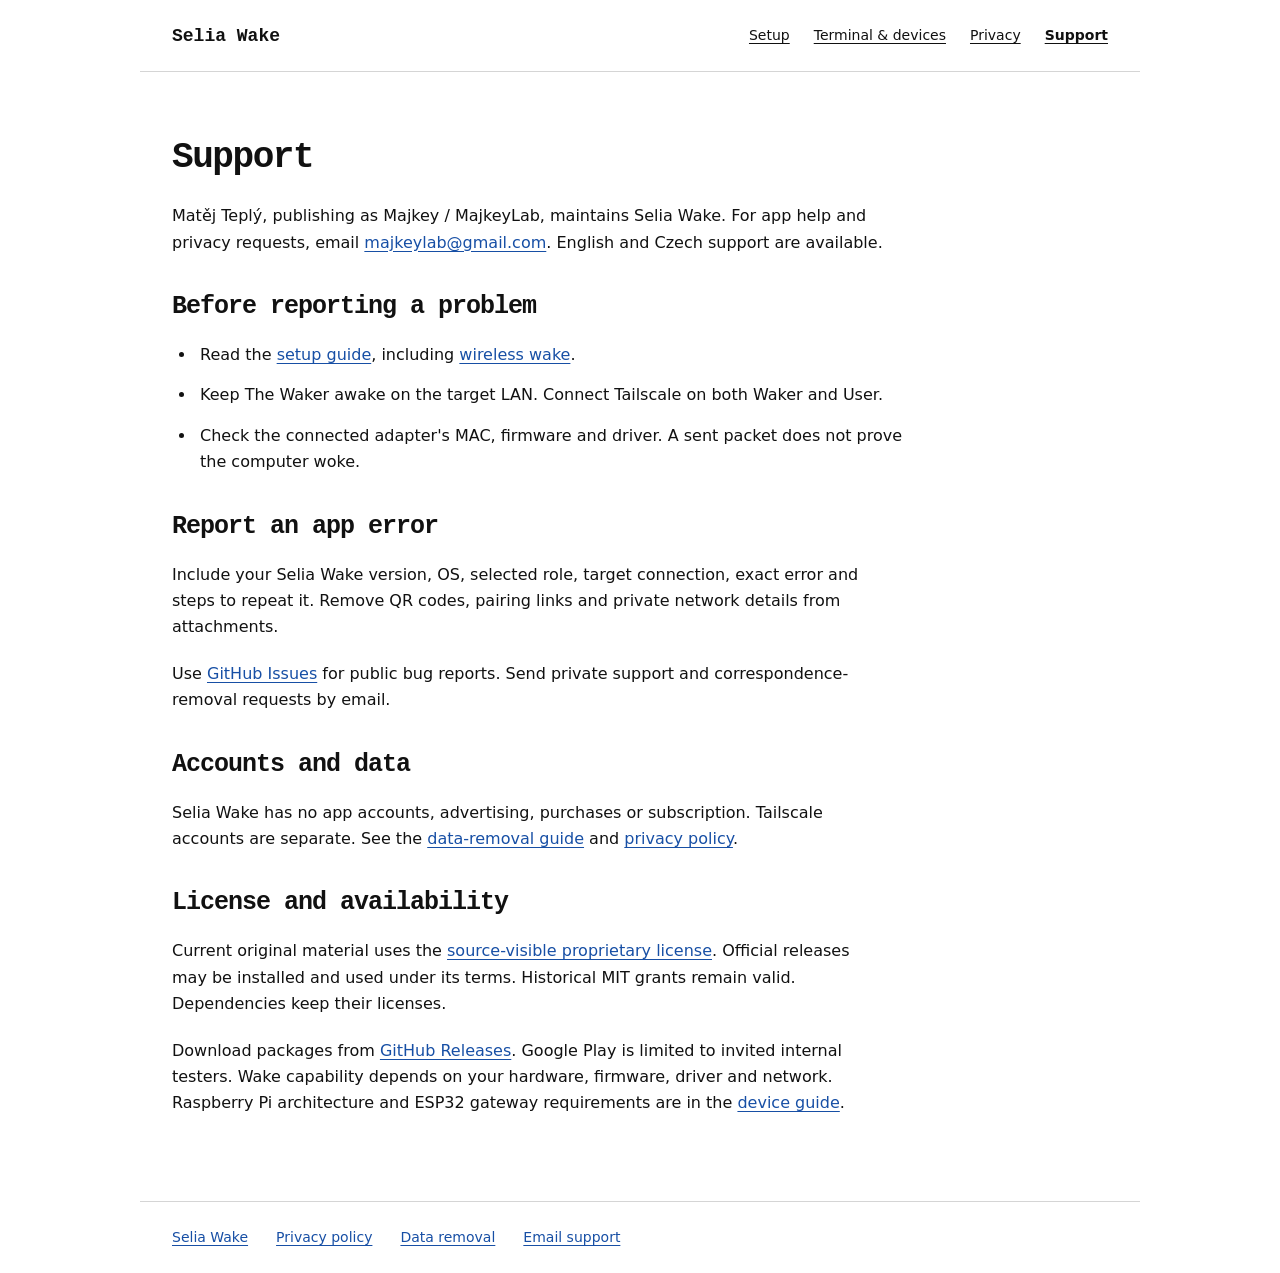
<file: docs/support.html>
<!doctype html>
<html lang="en">
<head><meta charset="utf-8"><meta name="viewport" content="width=device-width,initial-scale=1"><meta name="description" content="Selia Wake support, bug reports, privacy contact and requirements."><title>Support | Selia Wake</title><link rel="stylesheet" href="site.css"></head>
<body>
  <a class="skip" href="#main">Skip to content</a>
  <header><a class="brand" href="index.html">Selia Wake</a><nav aria-label="Main navigation"><a href="setup.html">Setup</a><a href="terminal.html">Terminal &amp; devices</a><a href="privacy.html">Privacy</a><a href="support.html" aria-current="page">Support</a></nav></header>
  <main id="main" class="policy">
    <h1>Support</h1><p>Matěj Teplý, publishing as Majkey / MajkeyLab, maintains Selia Wake. For app help and privacy requests, email <a href="mailto:majkeylab@gmail.com">majkeylab@gmail.com</a>. English and Czech support are available.</p>
    <h2>Before reporting a problem</h2><ul><li>Read the <a href="setup.html">setup guide</a>, including <a href="setup.html#wowlan">wireless wake</a>.</li><li>Keep The Waker awake on the target LAN. Connect Tailscale on both Waker and User.</li><li>Check the connected adapter's MAC, firmware and driver. A sent packet does not prove the computer woke.</li></ul>
    <h2>Report an app error</h2><p>Include your Selia Wake version, OS, selected role, target connection, exact error and steps to repeat it. Remove QR codes, pairing links and private network details from attachments.</p><p>Use <a href="https://github.com/Majkey25/selia-wake/issues">GitHub Issues</a> for public bug reports. Send private support and correspondence-removal requests by email.</p>
    <h2>Accounts and data</h2><p>Selia Wake has no app accounts, advertising, purchases or subscription. Tailscale accounts are separate. See the <a href="delete-data.html">data-removal guide</a> and <a href="privacy.html">privacy policy</a>.</p>
    <h2>License and availability</h2><p>Current original material uses the <a href="https://github.com/Majkey25/selia-wake/blob/main/LICENSE">source-visible proprietary license</a>. Official releases may be installed and used under its terms. Historical MIT grants remain valid. Dependencies keep their licenses.</p><p>Download packages from <a href="https://github.com/Majkey25/selia-wake/releases">GitHub Releases</a>. Google Play is limited to invited internal testers. Wake capability depends on your hardware, firmware, driver and network. Raspberry Pi architecture and ESP32 gateway requirements are in the <a href="terminal.html">device guide</a>.</p>
  </main>
  <footer><a href="index.html">Selia Wake</a><a href="privacy.html">Privacy policy</a><a href="delete-data.html">Data removal</a><a href="mailto:majkeylab@gmail.com">Email support</a></footer>
</body>
</html>
</file>
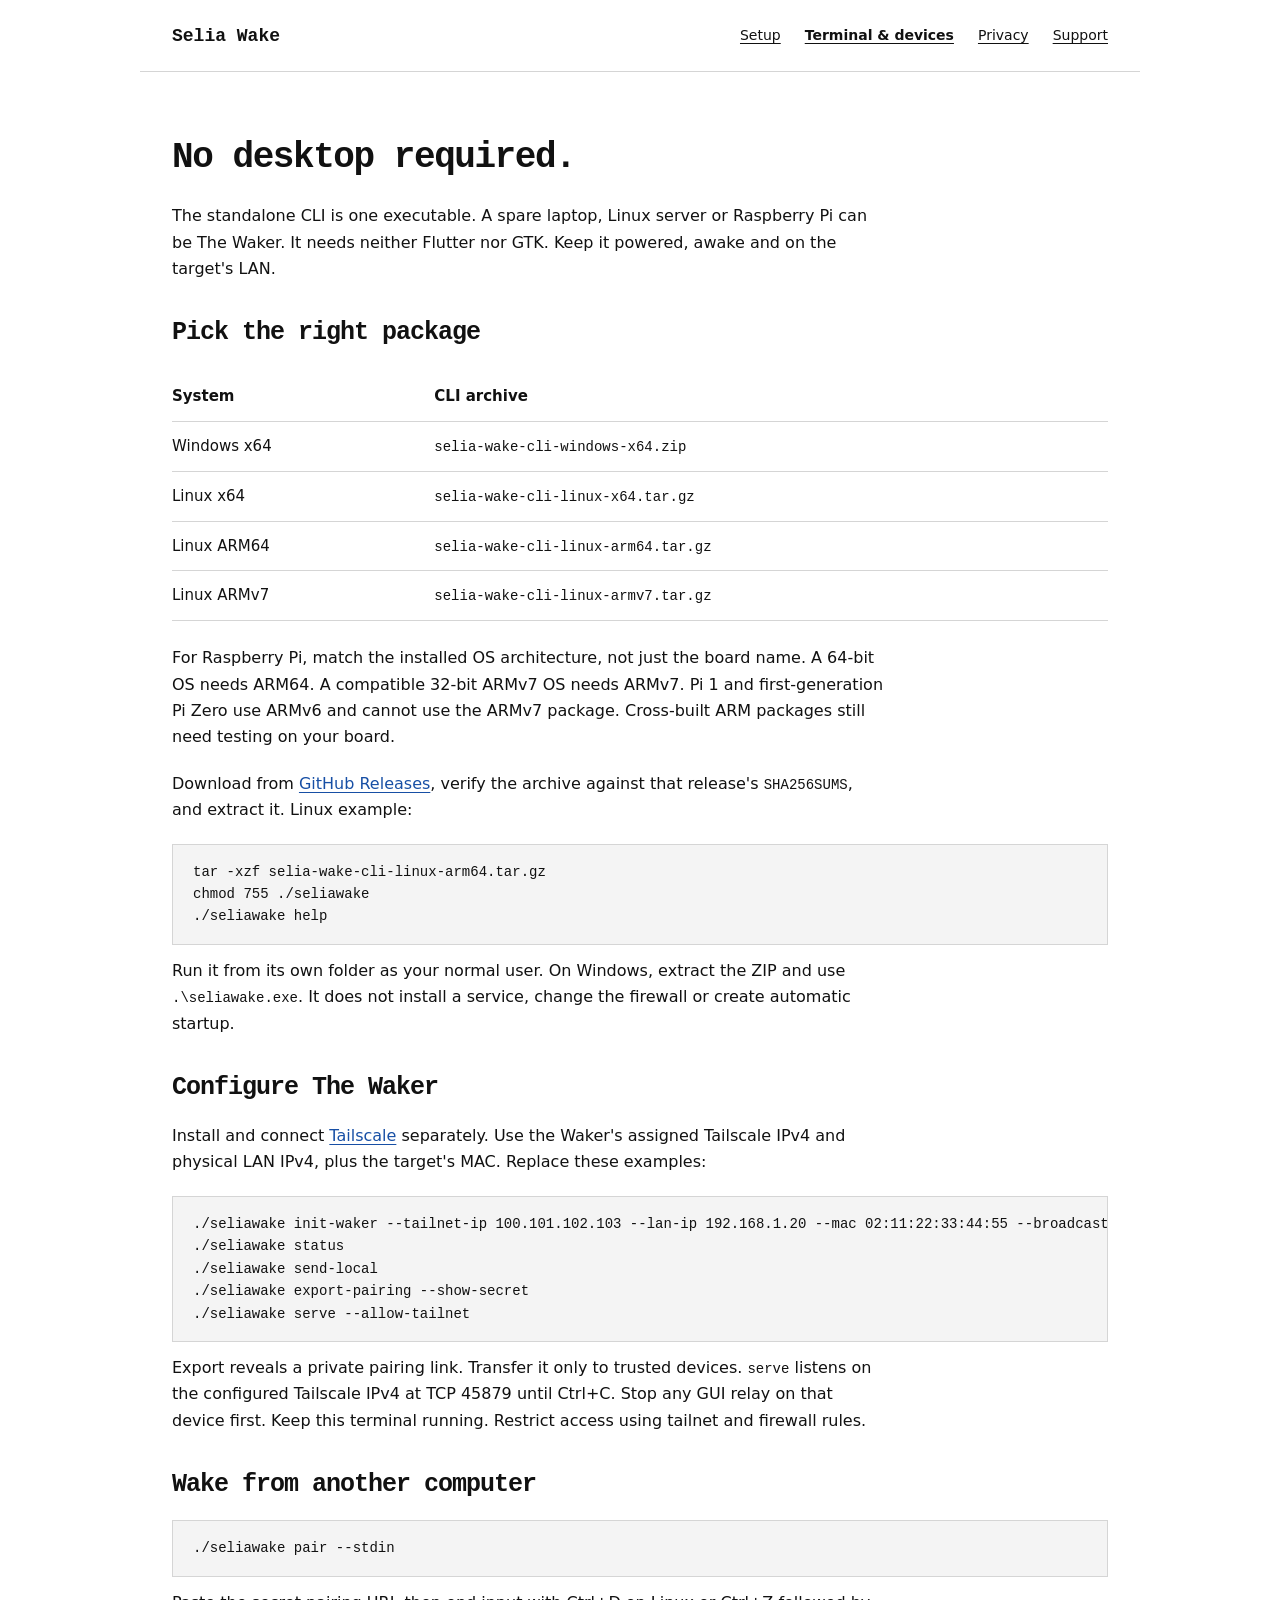
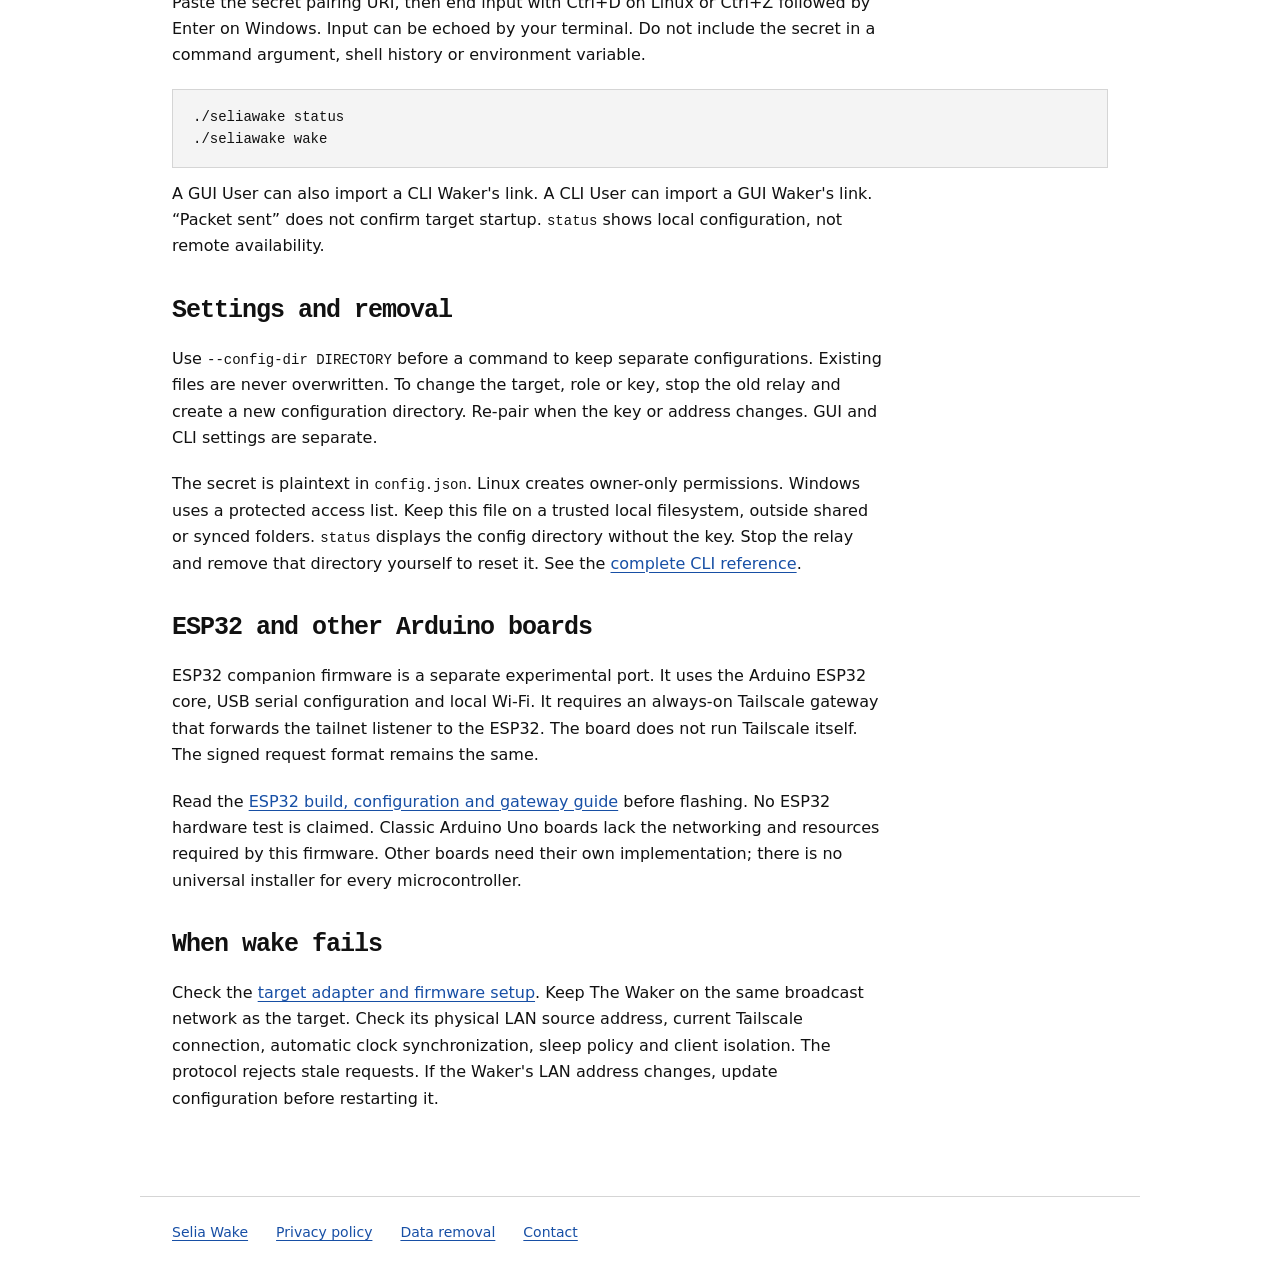
<file: docs/terminal.html>
<!doctype html>
<html lang="en">
<head><meta charset="utf-8"><meta name="viewport" content="width=device-width,initial-scale=1"><meta name="description" content="Use Selia Wake from a terminal on Windows, Linux or Raspberry Pi. Supported architectures, CLI setup and ESP32 gateway requirements."><title>Terminal and devices | Selia Wake</title><link rel="stylesheet" href="site.css"></head>
<body>
  <a class="skip" href="#main">Skip to content</a>
  <header><a class="brand" href="index.html">Selia Wake</a><nav aria-label="Main navigation"><a href="setup.html">Setup</a><a href="terminal.html" aria-current="page">Terminal &amp; devices</a><a href="privacy.html">Privacy</a><a href="support.html">Support</a></nav></header>
  <main id="main" class="policy">
    <h1>No desktop required.</h1><p>The standalone CLI is one executable. A spare laptop, Linux server or Raspberry Pi can be The Waker. It needs neither Flutter nor GTK. Keep it powered, awake and on the target's LAN.</p>
    <h2>Pick the right package</h2>
    <table><thead><tr><th>System</th><th>CLI archive</th></tr></thead><tbody>
      <tr><td>Windows x64</td><td><code>selia-wake-cli-windows-x64.zip</code></td></tr>
      <tr><td>Linux x64</td><td><code>selia-wake-cli-linux-x64.tar.gz</code></td></tr>
      <tr><td>Linux ARM64</td><td><code>selia-wake-cli-linux-arm64.tar.gz</code></td></tr>
      <tr><td>Linux ARMv7</td><td><code>selia-wake-cli-linux-armv7.tar.gz</code></td></tr>
    </tbody></table>
    <p>For Raspberry Pi, match the installed OS architecture, not just the board name. A 64-bit OS needs ARM64. A compatible 32-bit ARMv7 OS needs ARMv7. Pi 1 and first-generation Pi Zero use ARMv6 and cannot use the ARMv7 package. Cross-built ARM packages still need testing on your board.</p>
    <p>Download from <a href="https://github.com/Majkey25/selia-wake/releases">GitHub Releases</a>, verify the archive against that release's <code>SHA256SUMS</code>, and extract it. Linux example:</p>
    <pre><code>tar -xzf selia-wake-cli-linux-arm64.tar.gz
chmod 755 ./seliawake
./seliawake help</code></pre>
    <p>Run it from its own folder as your normal user. On Windows, extract the ZIP and use <code>.\seliawake.exe</code>. It does not install a service, change the firewall or create automatic startup.</p>
    <h2>Configure The Waker</h2><p>Install and connect <a href="https://tailscale.com/download">Tailscale</a> separately. Use the Waker's assigned Tailscale IPv4 and physical LAN IPv4, plus the target's MAC. Replace these examples:</p>
    <pre><code>./seliawake init-waker --tailnet-ip 100.101.102.103 --lan-ip 192.168.1.20 --mac 02:11:22:33:44:55 --broadcast 192.168.1.255 --name Home
./seliawake status
./seliawake send-local
./seliawake export-pairing --show-secret
./seliawake serve --allow-tailnet</code></pre>
    <p>Export reveals a private pairing link. Transfer it only to trusted devices. <code>serve</code> listens on the configured Tailscale IPv4 at TCP 45879 until Ctrl+C. Stop any GUI relay on that device first. Keep this terminal running. Restrict access using tailnet and firewall rules.</p>
    <h2>Wake from another computer</h2><pre><code>./seliawake pair --stdin</code></pre><p>Paste the secret pairing URI, then end input with Ctrl+D on Linux or Ctrl+Z followed by Enter on Windows. Input can be echoed by your terminal. Do not include the secret in a command argument, shell history or environment variable.</p><pre><code>./seliawake status
./seliawake wake</code></pre><p>A GUI User can also import a CLI Waker's link. A CLI User can import a GUI Waker's link. “Packet sent” does not confirm target startup. <code>status</code> shows local configuration, not remote availability.</p>
    <h2>Settings and removal</h2><p>Use <code>--config-dir DIRECTORY</code> before a command to keep separate configurations. Existing files are never overwritten. To change the target, role or key, stop the old relay and create a new configuration directory. Re-pair when the key or address changes. GUI and CLI settings are separate.</p><p>The secret is plaintext in <code>config.json</code>. Linux creates owner-only permissions. Windows uses a protected access list. Keep this file on a trusted local filesystem, outside shared or synced folders. <code>status</code> displays the config directory without the key. Stop the relay and remove that directory yourself to reset it. See the <a href="https://github.com/Majkey25/selia-wake/blob/main/docs/cli.md">complete CLI reference</a>.</p>
    <h2>ESP32 and other Arduino boards</h2><p>ESP32 companion firmware is a separate experimental port. It uses the Arduino ESP32 core, USB serial configuration and local Wi-Fi. It requires an always-on Tailscale gateway that forwards the tailnet listener to the ESP32. The board does not run Tailscale itself. The signed request format remains the same.</p><p>Read the <a href="https://github.com/Majkey25/selia-wake/blob/main/docs/esp32.md">ESP32 build, configuration and gateway guide</a> before flashing. No ESP32 hardware test is claimed. Classic Arduino Uno boards lack the networking and resources required by this firmware. Other boards need their own implementation; there is no universal installer for every microcontroller.</p>
    <h2>When wake fails</h2><p>Check the <a href="setup.html">target adapter and firmware setup</a>. Keep The Waker on the same broadcast network as the target. Check its physical LAN source address, current Tailscale connection, automatic clock synchronization, sleep policy and client isolation. The protocol rejects stale requests. If the Waker's LAN address changes, update configuration before restarting it.</p>
  </main>
  <footer><a href="index.html">Selia Wake</a><a href="privacy.html">Privacy policy</a><a href="delete-data.html">Data removal</a><a href="support.html">Contact</a></footer>
</body>
</html>
</file>
<file: docs/site.css>
:root{color-scheme:light dark;--paper:#fff;--ink:#111;--muted:#555;--line:#d5d5d5;--soft:#f4f4f4;--link:#174fa5;font-family:system-ui,sans-serif;line-height:1.65;color:var(--ink);background:var(--paper)}
*{box-sizing:border-box}body{margin:0}a{color:var(--link);text-underline-offset:.2em}a:hover{text-decoration-thickness:2px}a:focus-visible,summary:focus-visible{outline:3px solid var(--link);outline-offset:5px}
.skip{position:absolute;top:-100px;left:16px;background:var(--paper);padding:12px;z-index:2}.skip:focus{top:12px}
header,main,footer{max-width:1000px;margin:auto;padding:24px 32px}header{display:flex;align-items:center;justify-content:space-between;gap:20px;border-bottom:1px solid var(--line)}
.brand{display:inline-flex;align-items:center;gap:10px;color:var(--ink);font:700 18px ui-monospace,Consolas,monospace;text-decoration:none;white-space:nowrap}.brand svg{width:24px;height:24px}
nav{display:flex;flex-wrap:wrap;gap:8px 24px;font-size:14px}nav a{color:var(--ink)}nav a[aria-current=page]{font-weight:700}
main{padding-top:64px;padding-bottom:64px}h1,h2,h3{line-height:1.2;font-family:ui-monospace,Consolas,monospace;letter-spacing:-.04em}h1{font-size:clamp(32px,5.5vw,56px);max-width:18ch;margin:0 0 24px}h2{font-size:25px;margin:0 0 20px}h3{font-size:18px;margin:0 0 12px}
p,li{max-width:70ch}p{margin:0 0 20px}.intro{font-size:20px;max-width:56ch}.meta{font-size:14px;color:var(--muted)}
.actions{display:flex;flex-wrap:wrap;gap:12px;margin:28px 0 16px}.button{display:inline-flex;align-items:center;justify-content:center;min-height:48px;padding:10px 22px;border:1px solid var(--ink);font-weight:600;color:var(--paper);background:var(--ink);text-decoration:none;text-align:center}.button.secondary{color:var(--ink);background:var(--paper)}.button:hover{opacity:.8}
section{margin-top:56px;padding-top:32px;border-top:1px solid var(--line);scroll-margin-top:24px}.roles{display:grid;grid-template-columns:1fr 1fr;gap:40px}.roles p{margin-bottom:0}
.notice{padding:16px 20px;border-left:3px solid var(--ink);background:var(--soft);margin:24px 0}.notice p:last-child{margin-bottom:0}ol,ul{padding-left:24px}li{margin-bottom:14px;padding-left:4px}
code{font:14px/1.6 ui-monospace,Consolas,monospace;overflow-wrap:anywhere}pre{overflow-x:auto;padding:16px 20px;background:var(--soft);border:1px solid var(--line);max-width:100%;white-space:pre}pre code{overflow-wrap:normal}
table{width:100%;border-collapse:collapse;font-size:15px;margin:24px 0}th,td{text-align:left;padding:12px 10px;border-bottom:1px solid var(--line);vertical-align:top}th:first-child,td:first-child{padding-left:0}
details{padding:16px 0;border-bottom:1px solid var(--line)}summary{cursor:pointer;font-weight:600}details p{margin:16px 0 0}
footer{border-top:1px solid var(--line);display:flex;flex-wrap:wrap;gap:12px 28px;font-size:14px;color:var(--muted)}footer p{margin:0}.policy h1{font-size:36px;max-width:none}.policy h2{margin-top:36px}
@media(prefers-color-scheme:dark){:root{--paper:#111;--ink:#f5f5f5;--muted:#b3b3b3;--line:#444;--soft:#1e1e1e;--link:#9ec5ff}}
@media(max-width:620px){header,main,footer{padding-left:20px;padding-right:20px}header{align-items:flex-start;flex-direction:column;gap:16px}nav{gap:8px 18px}main{padding-top:40px;padding-bottom:40px}.roles{grid-template-columns:1fr;gap:28px}.intro{font-size:18px}.actions{flex-direction:column}.button{width:100%}h2{font-size:22px}section{margin-top:40px}.policy h1{font-size:30px}th,td{padding:10px 6px}}
</file>
